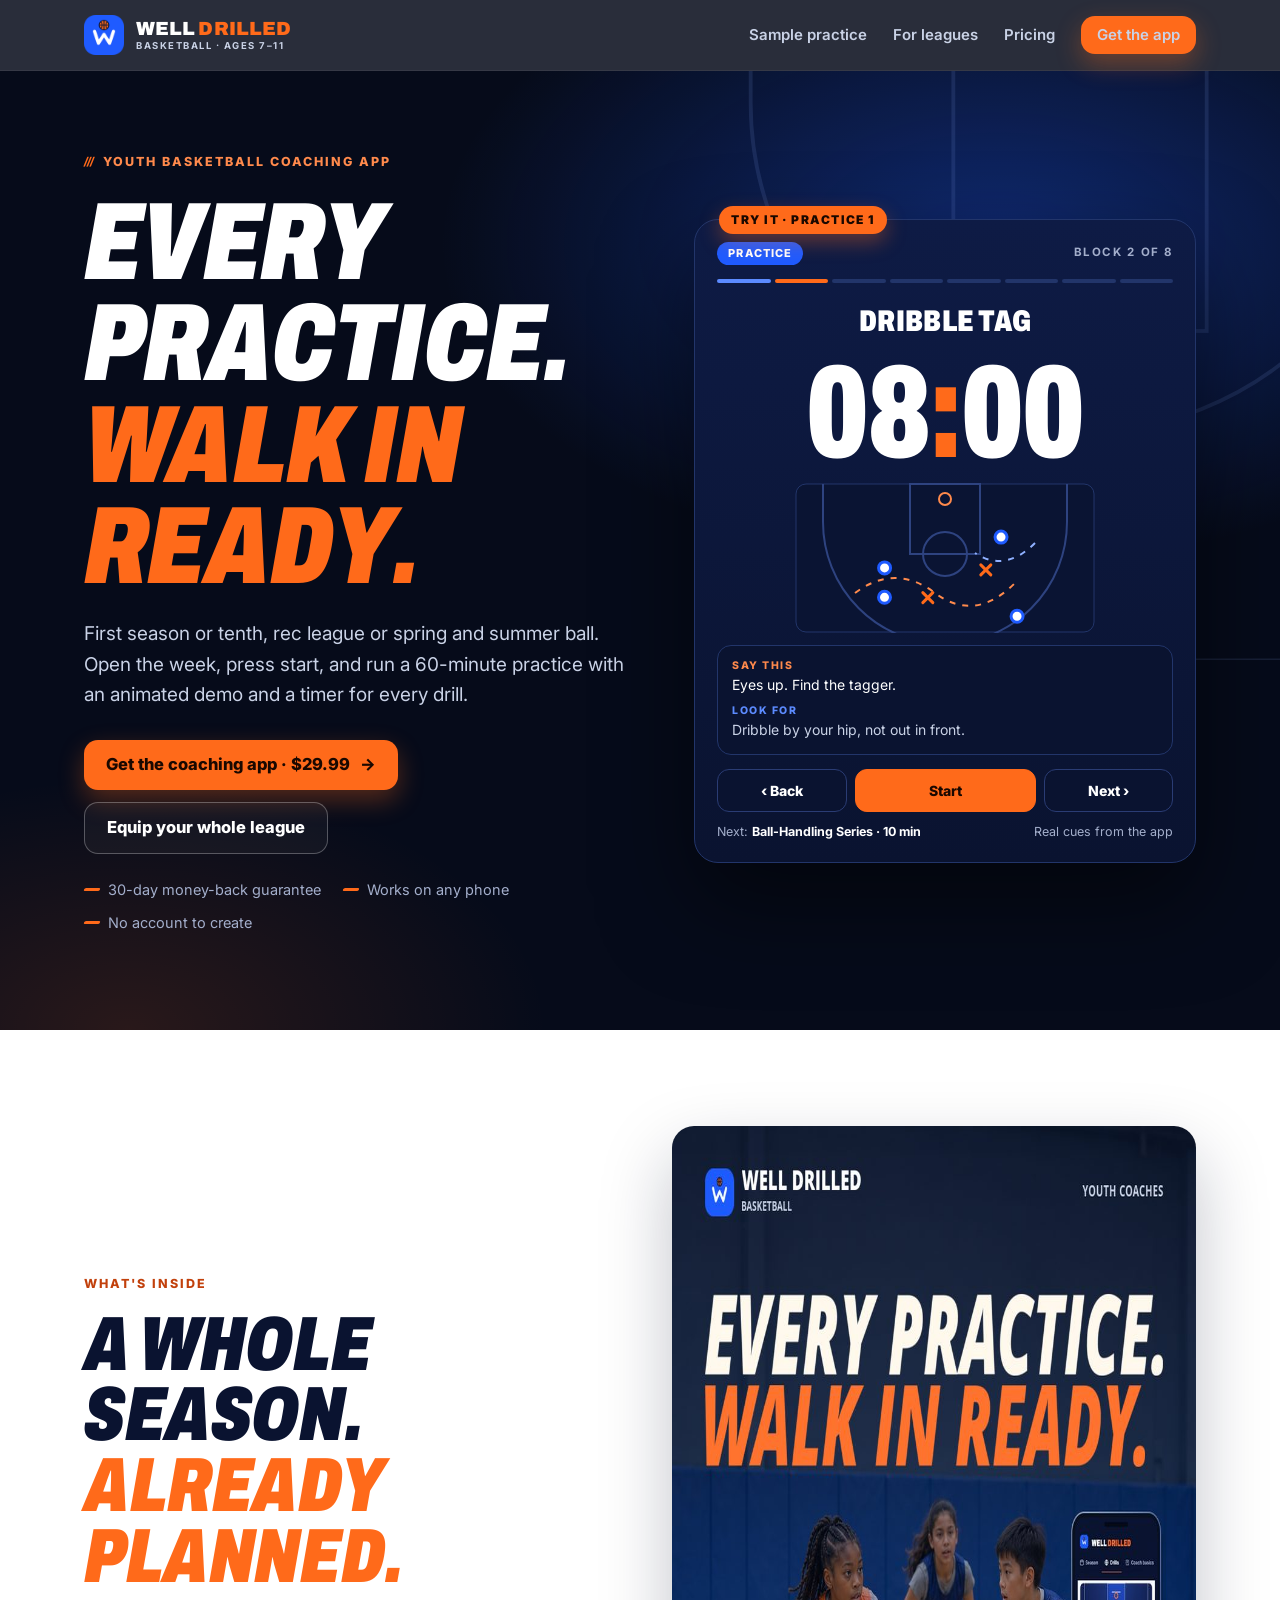
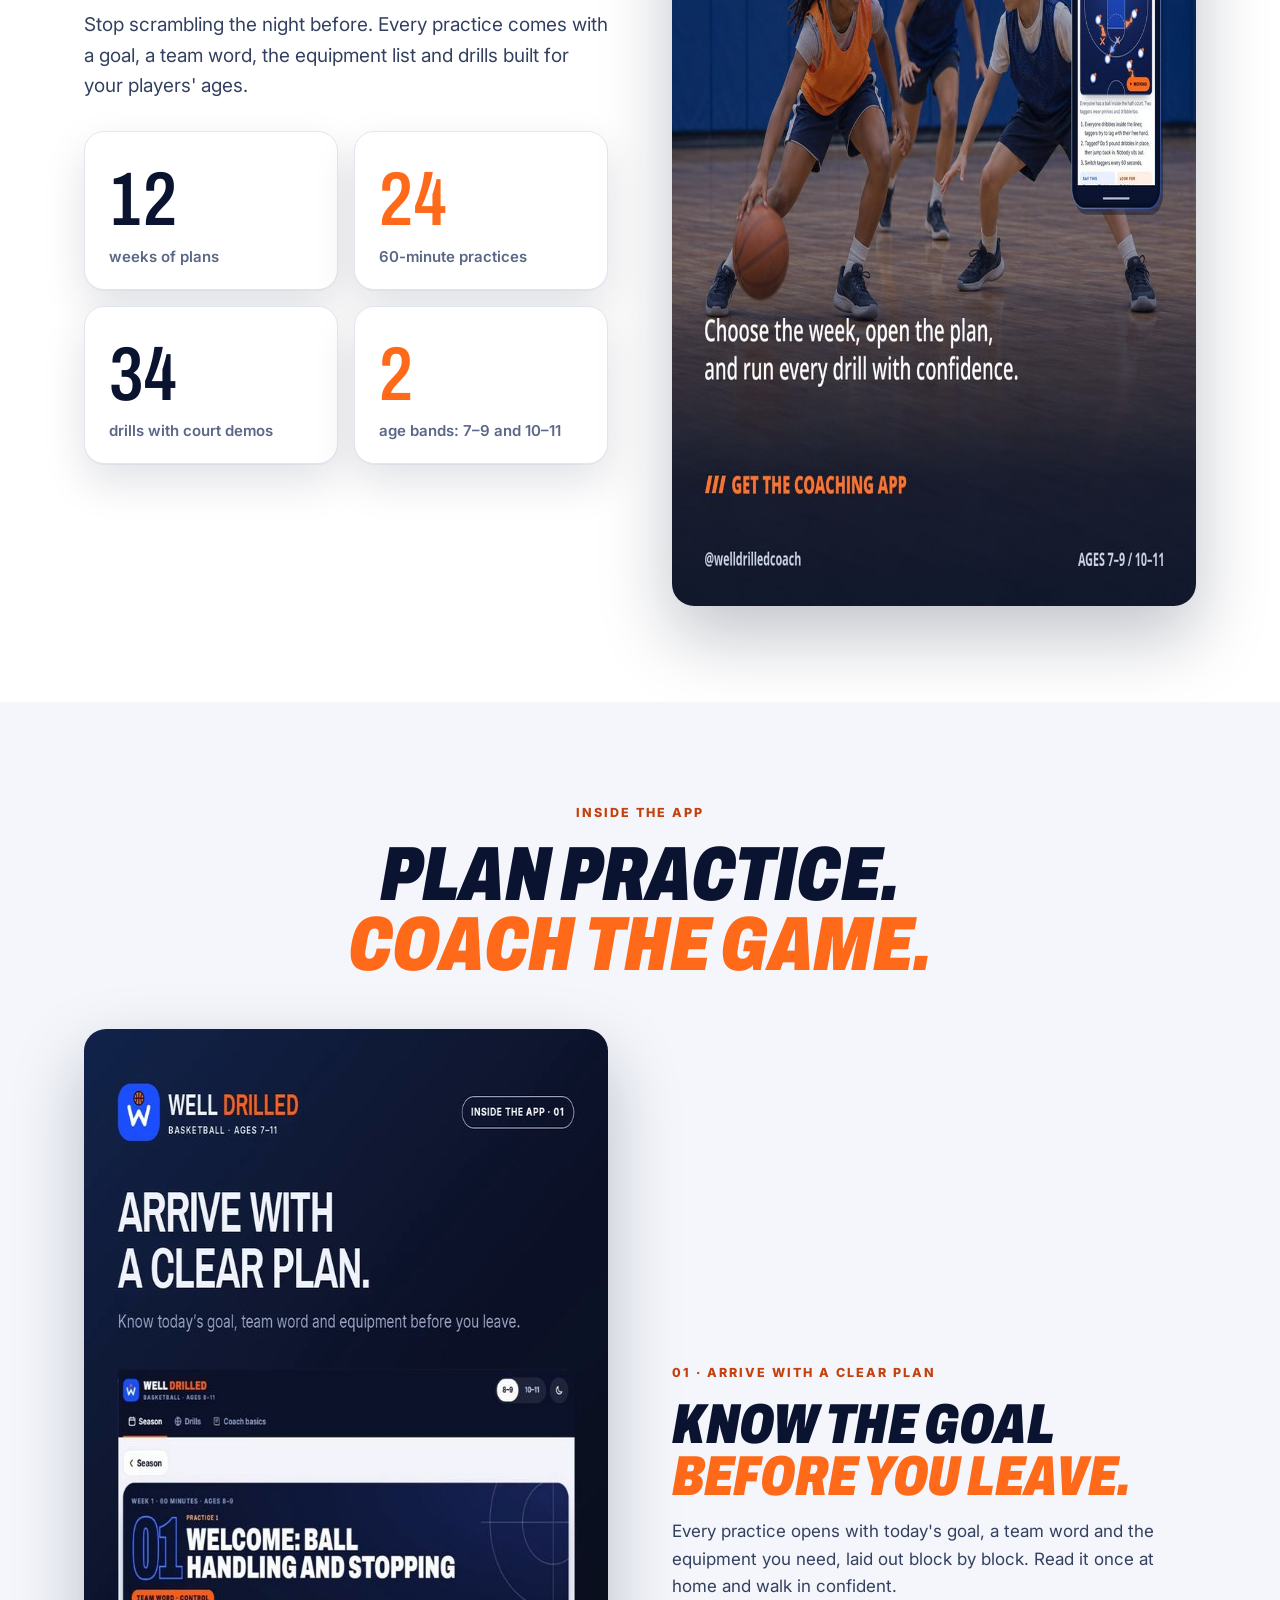
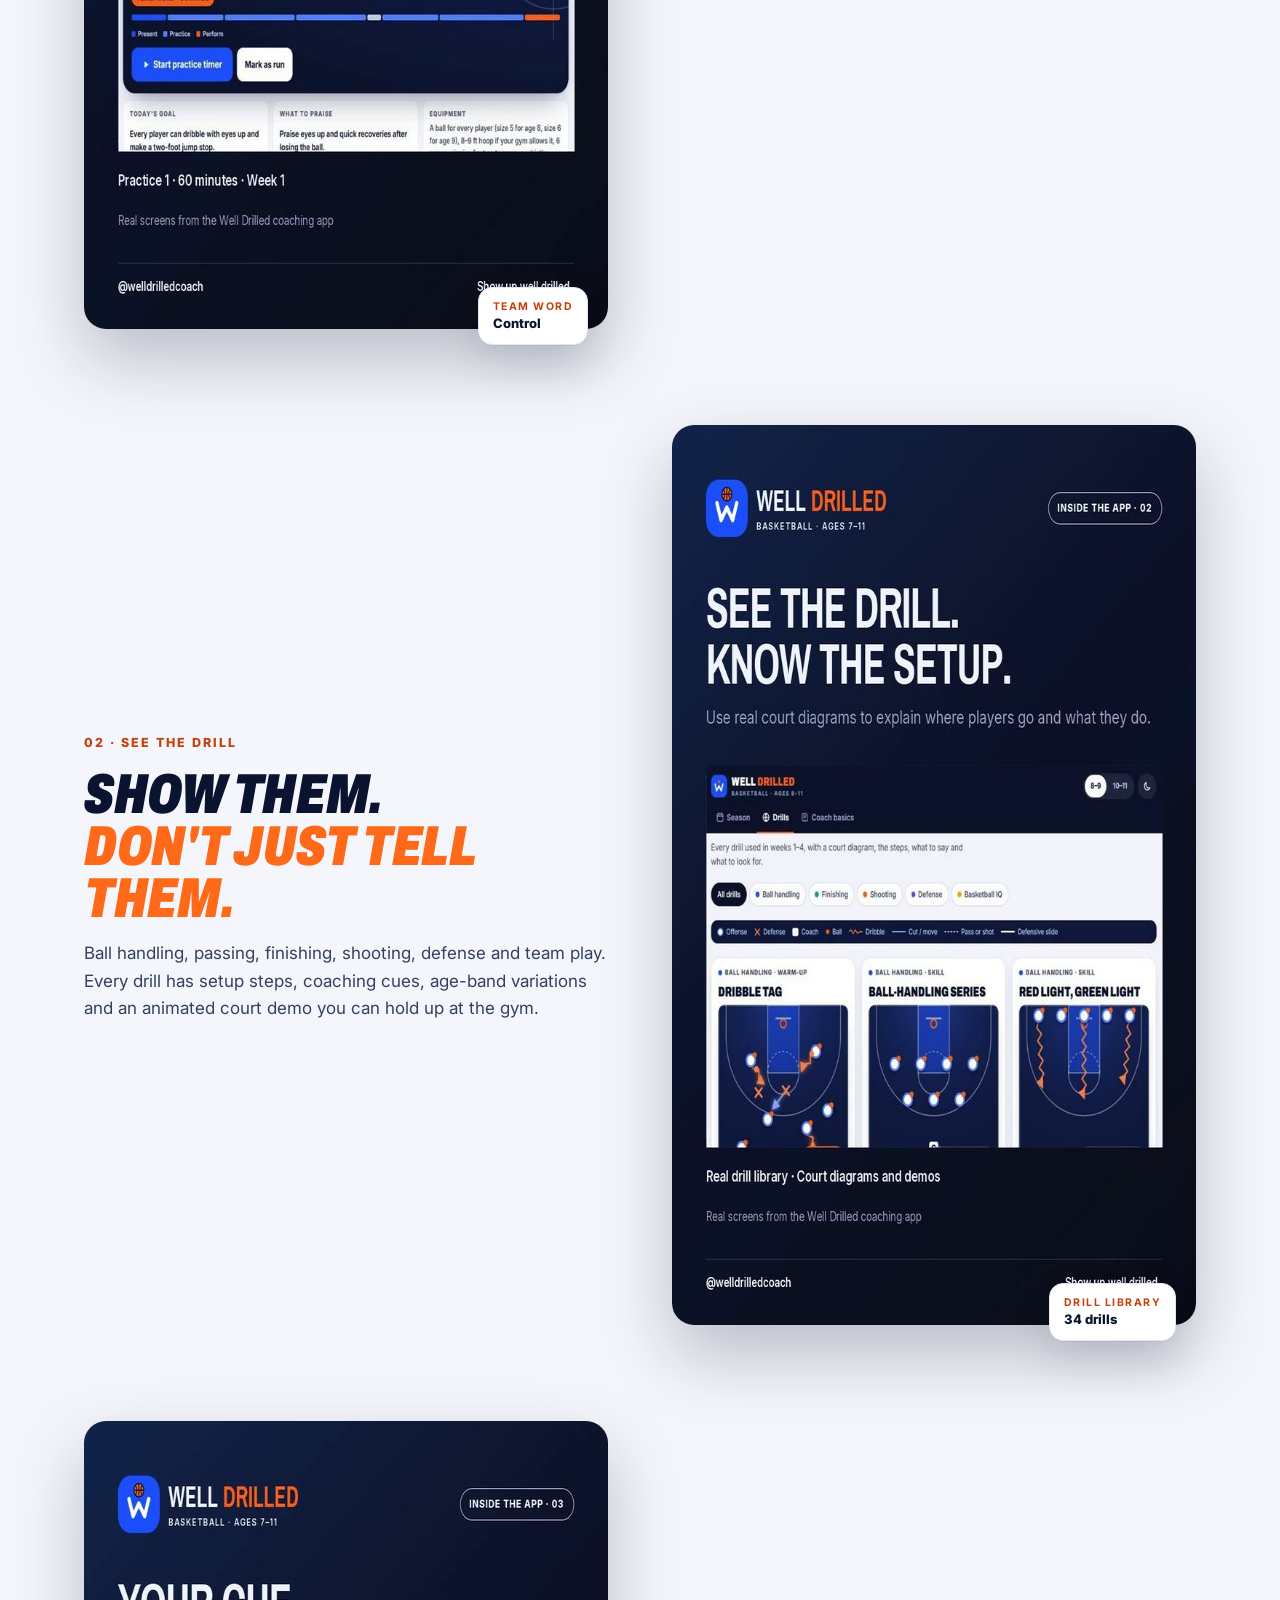
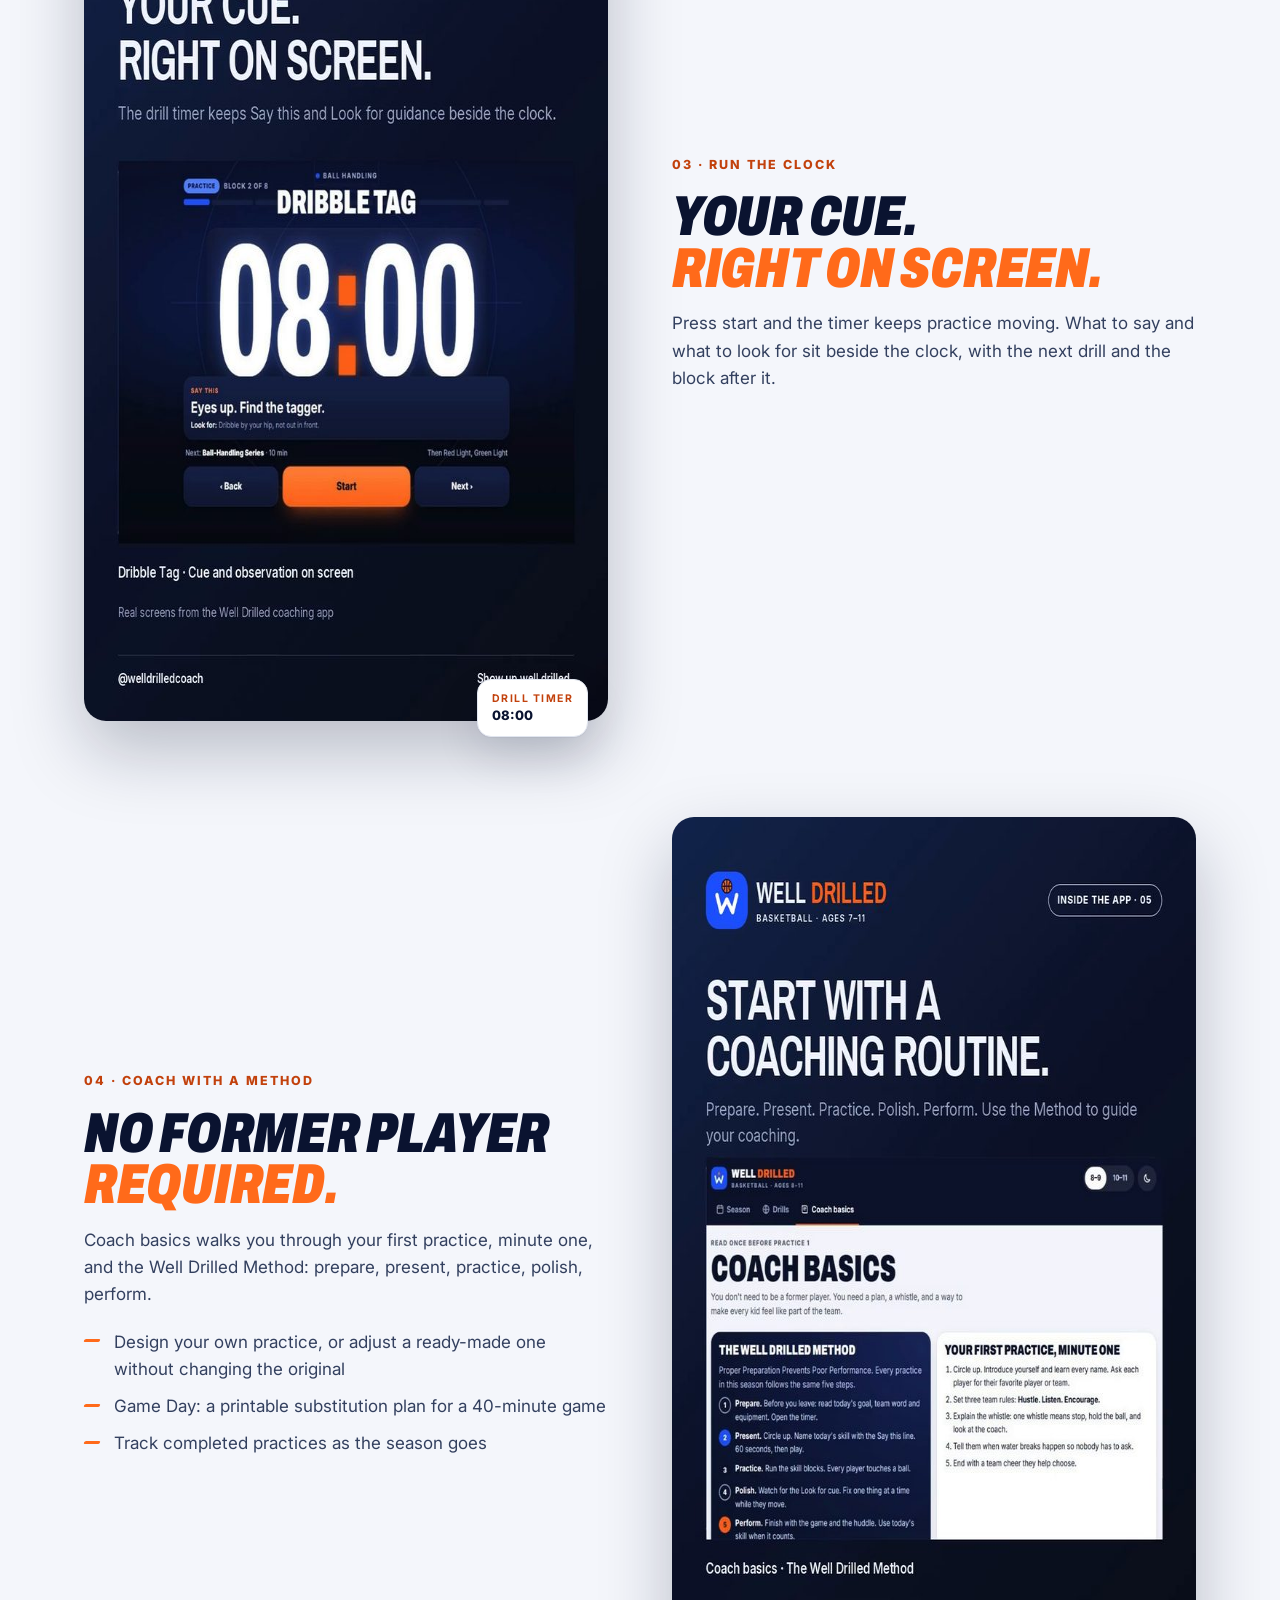
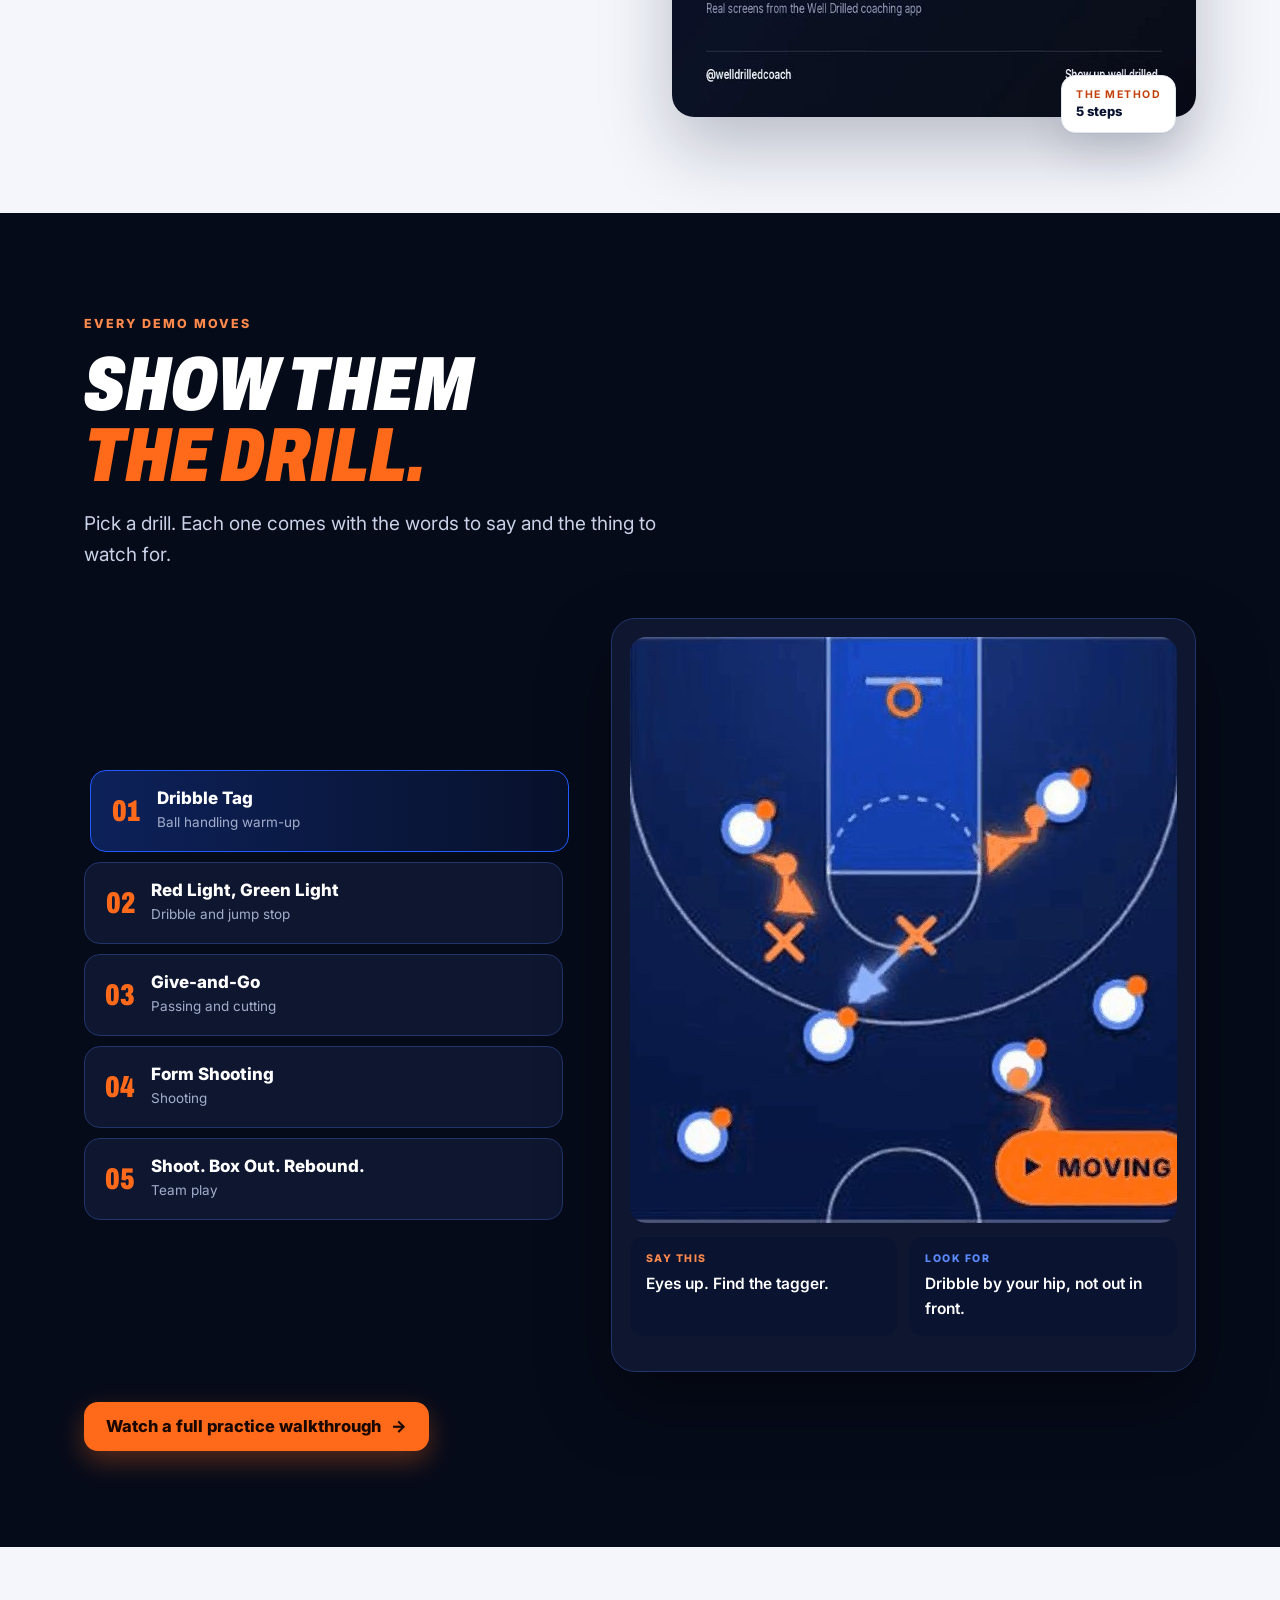
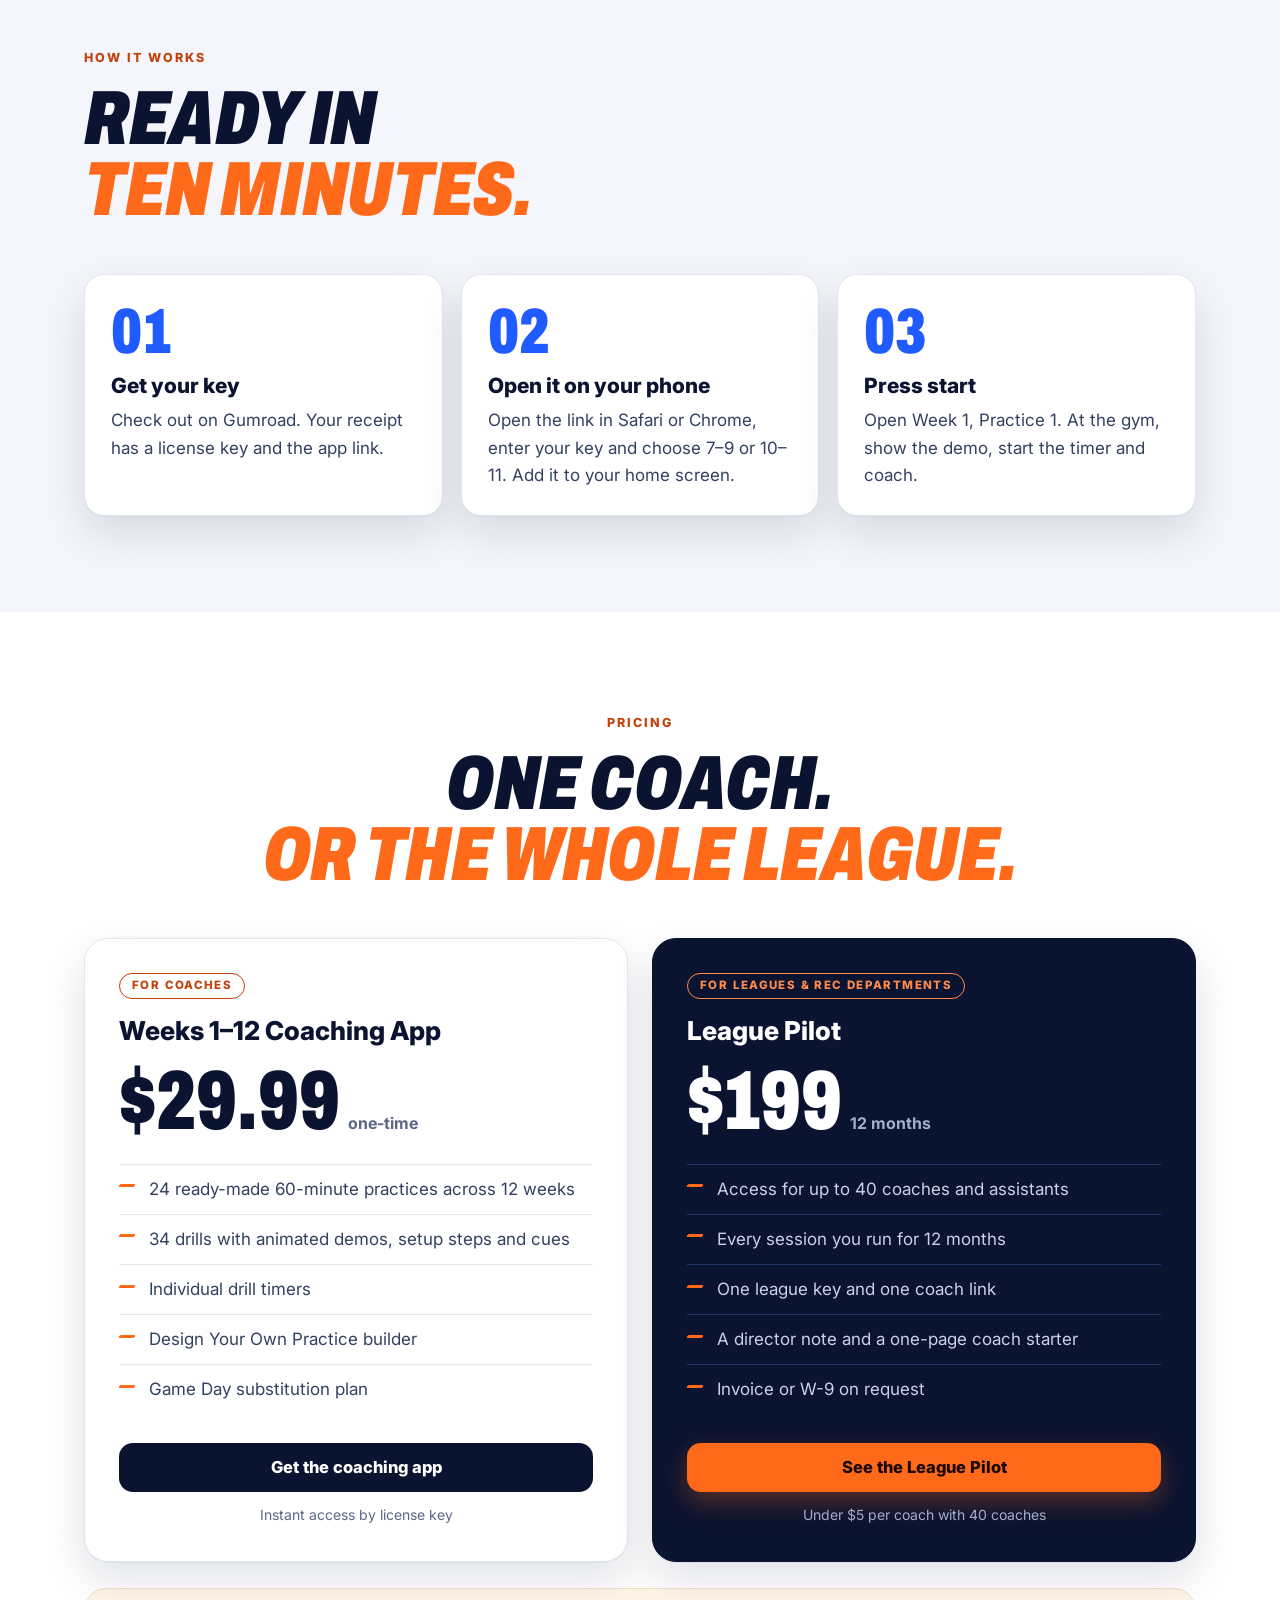
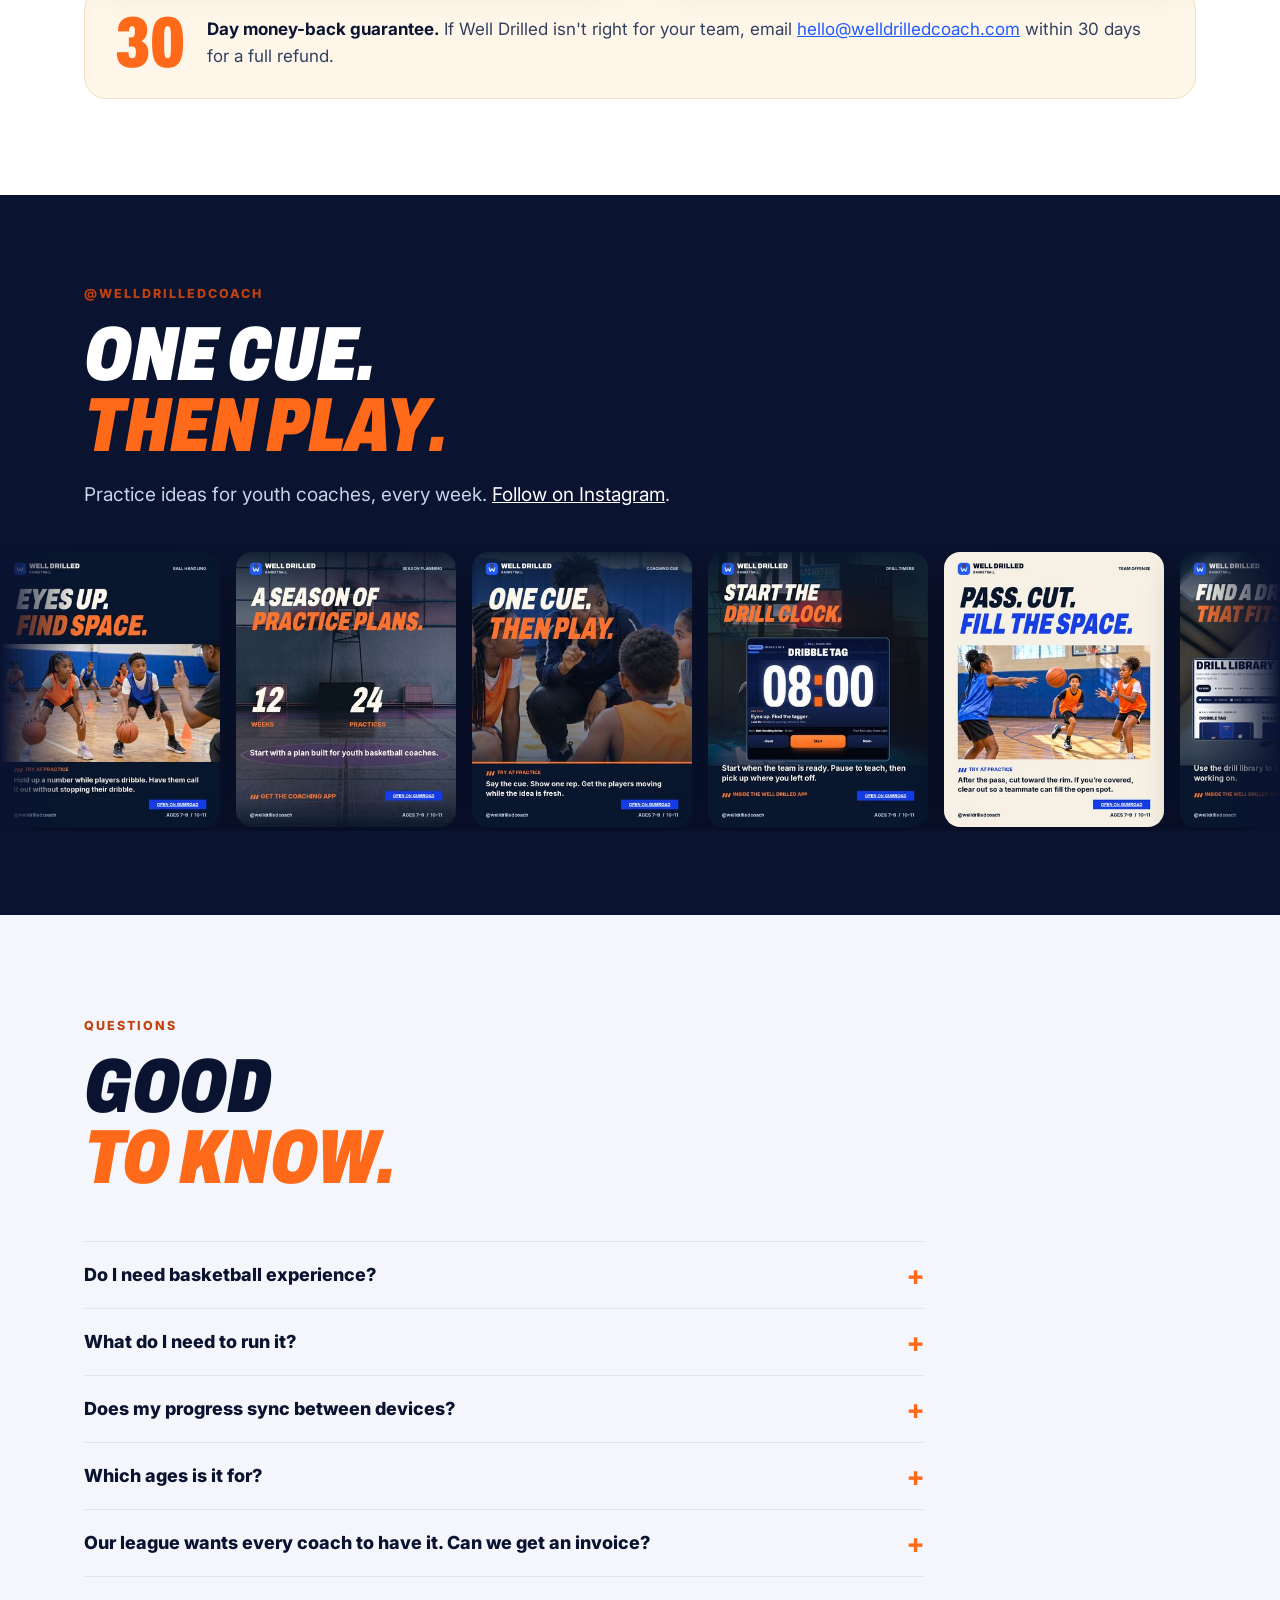
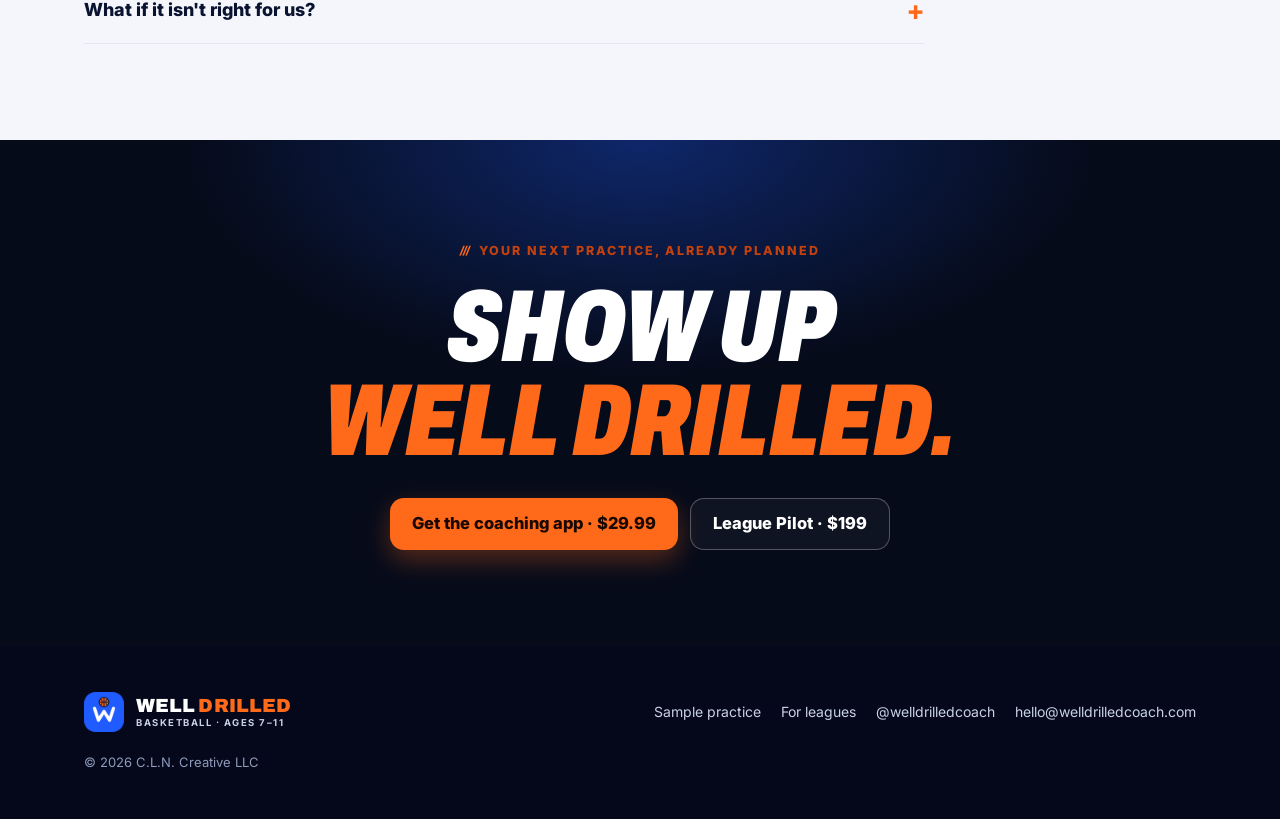
<file: index.html>
<!doctype html>
<html lang="en">
<head>
<meta charset="utf-8">
<meta name="viewport" content="width=device-width,initial-scale=1">
<title>Well Drilled Basketball | Every practice. Walk in ready.</title>
<meta name="description" content="A coaching app for youth basketball coaches, ages 7–11: 24 ready-to-run 60-minute practices, 34 drills with animated court demos, and a timer for every drill.">
<link rel="canonical" href="https://welldrilledcoach.com/">
<meta property="og:type" content="website">
<meta property="og:title" content="Well Drilled Basketball: every practice, walk in ready">
<meta property="og:description" content="Ready-to-run 60-minute practices, animated drill demos and drill timers for youth basketball coaches, ages 7–11.">
<meta property="og:image" content="https://welldrilledcoach.com/assets/og-home.jpg">
<meta property="og:url" content="https://welldrilledcoach.com/">
<meta name="twitter:card" content="summary_large_image">
<meta name="theme-color" content="#060B1A">
<link rel="icon" type="image/png" href="/assets/favicon.png">
<link rel="apple-touch-icon" href="/assets/apple-touch-icon.png">
<link rel="preconnect" href="https://fonts.googleapis.com"><link rel="preconnect" href="https://fonts.gstatic.com" crossorigin>
<link href="https://fonts.googleapis.com/css2?family=Archivo:ital,wdth,wght@0,62..125,700..900;1,62..125,700..900&family=Inter:wght@400;600;700;800&display=swap" rel="stylesheet">
<link rel="stylesheet" href="/assets/site.css">
<script src="/assets/site.js" defer></script>
</head>
<body>
<header class="top"><div class="wrap">
  <a class="lockup" href="/" aria-label="Well Drilled Basketball home"><img src="/assets/mark.png" width="40" height="40" alt=""><span class="wm"><b>WELL <span>DRILLED</span></b><small>Basketball · Ages 7–11</small></span></a>
  <nav class="nav" aria-label="Main">
    <a href="/sample/">Sample practice</a>
    <a href="/league/">For leagues</a>
    <a href="#pricing">Pricing</a>
    <a class="btn btn-orange" href="https://dorianj47.gumroad.com/l/basketball-coaching-app-weeks-1-12">Get the app</a>
  </nav>
</div></header>

<main>
<!-- HERO -->
<section class="hero">
  <svg class="court-lines" viewBox="0 0 600 560" fill="none" stroke="#8FB0FF" stroke-width="3" aria-hidden="true"><rect x="200" y="0" width="200" height="300"/><circle cx="300" cy="300" r="70"/><path d="M40 0v120a260 260 0 0 0 520 0V0"/><circle cx="300" cy="62" r="12"/><path d="M270 40h60"/><path d="M0 560h600"/></svg>
  <div class="wrap">
    <div>
      <span class="eyebrow"><span class="slashes">///</span> Youth basketball coaching app</span>
      <h1 class="display reveal">Every practice.<br><span class="o">Walk in ready.</span></h1>
      <p class="lead reveal d1">First season or tenth, rec league or spring and summer ball. Open the week, press start, and run a 60-minute practice with an animated demo and a timer for every drill.</p>
      <div class="btn-row reveal d2">
        <a class="btn btn-orange" href="https://dorianj47.gumroad.com/l/basketball-coaching-app-weeks-1-12">Get the coaching app · $29.99 <span class="arrow" aria-hidden="true">→</span></a>
        <a class="btn btn-ghost" href="/league/">Equip your whole league</a>
      </div>
      <div class="proof reveal d3"><span>30-day money-back guarantee</span><span>Works on any phone</span><span>No account to create</span></div>
    </div>

    <div class="stage reveal d2">
      <div class="timer-card" data-timer>
        <span class="try-tag">Try it · Practice 1</span>
        <div class="row"><span class="stage-chip">PRACTICE</span><span class="block-of">Block 2 of 8</span></div>
        <div class="progress" aria-hidden="true"><i></i><i></i><i></i><i></i><i></i><i></i><i></i><i></i></div>
        <div class="drill-name">Dribble Tag</div>
        <div class="clock" aria-live="off">08<span class="colon">:</span>00</div>
        <svg class="mini-court" viewBox="0 0 300 150" aria-label="Animated court diagram: players dribble inside the half court while taggers chase.">
          <rect x="1" y="1" width="298" height="148" rx="10" fill="#0A1433" stroke="#22356A"/>
          <g fill="none" stroke="#2E4380" stroke-width="2"><rect x="115" y="1" width="70" height="70"/><circle cx="150" cy="71" r="22"/><path d="M28 1v38a122 122 0 0 0 244 0V1"/></g>
          <circle cx="150" cy="16" r="6" fill="none" stroke="#FF8A4C" stroke-width="2"/>
          <path class="path-dash" d="M60 110 Q100 80 140 110 T220 100" fill="none" stroke="#FF8A4C" stroke-width="2"/>
          <path class="path-dash" d="M240 60 Q210 90 180 70" fill="none" stroke="#8FB0FF" stroke-width="2"/>
          <g fill="#fff" stroke="#1F5BFF" stroke-width="3">
            <circle r="6"><animateMotion dur="4s" repeatCount="indefinite" path="M60 110 Q100 80 140 110 T220 100 Q180 130 60 110"/></circle>
            <circle r="6"><animateMotion dur="5s" repeatCount="indefinite" path="M240 60 Q210 90 180 70 Q215 40 240 60"/></circle>
            <circle r="6"><animateMotion dur="6s" repeatCount="indefinite" path="M90 50 Q120 70 100 90 Q70 80 90 50"/></circle>
            <circle r="6"><animateMotion dur="4.6s" repeatCount="indefinite" path="M200 125 Q240 115 255 130 Q225 140 200 125"/></circle>
          </g>
          <g stroke="#FF6A1A" stroke-width="3" stroke-linecap="round">
            <path d="M-5 -5L5 5M5 -5L-5 5"><animateMotion dur="5.5s" repeatCount="indefinite" path="M150 100 Q190 120 210 90 Q170 80 150 100"/></path>
            <path d="M-5 -5L5 5M5 -5L-5 5"><animateMotion dur="6.5s" repeatCount="indefinite" path="M120 60 Q90 95 130 120 Q150 85 120 60"/></path>
          </g>
        </svg>
        <dl class="cue"><dt>Say this</dt><dd data-say>Eyes up. Find the tagger.</dd><dt class="lf">Look for</dt><dd data-look>Dribble by your hip, not out in front.</dd></dl>
        <div class="controls"><button type="button" data-prev>‹ Back</button><button type="button" class="start">Start</button><button type="button" data-nextbtn>Next ›</button></div>
        <div class="next-up"><span>Next: <b data-next>Ball-Handling Series · 10 min</b></span><span>Real cues from the app</span></div>
      </div>
    </div>
  </div>
</section>

<!-- SEASON -->
<section><div class="wrap feature">
  <div>
    <span class="eyebrow">What's inside</span>
    <h2 class="display reveal" style="font-size:clamp(46px,6vw,80px);margin:14px 0 18px">A whole season.<br><span class="o">Already planned.</span></h2>
    <p class="lead reveal d1">Stop scrambling the night before. Every practice comes with a goal, a team word, the equipment list and drills built for your players' ages.</p>
    <div class="stats reveal d2" style="grid-template-columns:1fr 1fr;margin-top:30px">
      <div class="stat"><span class="num" data-count="12">12</span><span>weeks of plans</span></div>
      <div class="stat"><span class="num" data-count="24">24</span><span>60-minute practices</span></div>
      <div class="stat"><span class="num" data-count="34">34</span><span>drills with court demos</span></div>
      <div class="stat"><span class="num" data-count="2">2</span><span>age bands: 7–9 and 10–11</span></div>
    </div>
  </div>
  <div class="feature-media reveal d1"><img src="/assets/hero-cover.jpg" width="864" height="1080" loading="lazy" alt="Kids dribbling at practice beside the Well Drilled app: Every practice. Walk in ready."></div>
</div></section>

<!-- FEATURES -->
<section class="light"><div class="wrap">
  <div class="sec-head center"><span class="eyebrow">Inside the app</span><h2 class="display reveal">Plan practice.<br><span class="o">Coach the game.</span></h2></div>
  <div class="features">
    <div class="feature">
      <div class="feature-media reveal"><img src="/assets/screen-plan.jpg" width="720" height="900" loading="lazy" alt="Week 1, Practice 1 in the app: Welcome, ball handling and stopping. Team word: Control."><div class="badge"><small>Team word</small>Control</div></div>
      <div class="reveal d1"><span class="eyebrow">01 · Arrive with a clear plan</span><h3 class="display">Know the goal<br><span class="o">before you leave.</span></h3>
        <p>Every practice opens with today's goal, a team word and the equipment you need, laid out block by block. Read it once at home and walk in confident.</p></div>
    </div>
    <div class="feature">
      <div class="feature-media reveal"><img src="/assets/screen-drills.jpg" width="720" height="900" loading="lazy" alt="Drill library with court diagrams for Dribble Tag, Ball-Handling Series and Red Light, Green Light."><div class="badge"><small>Drill library</small>34 drills</div></div>
      <div class="reveal d1"><span class="eyebrow">02 · See the drill</span><h3 class="display">Show them.<br><span class="o">Don't just tell them.</span></h3>
        <p>Ball handling, passing, finishing, shooting, defense and team play. Every drill has setup steps, coaching cues, age-band variations and an animated court demo you can hold up at the gym.</p></div>
    </div>
    <div class="feature">
      <div class="feature-media reveal"><img src="/assets/screen-cue.jpg" width="720" height="900" loading="lazy" alt="Dribble Tag on the drill timer at 8:00 with what to say and what to look for."><div class="badge"><small>Drill timer</small>08:00</div></div>
      <div class="reveal d1"><span class="eyebrow">03 · Run the clock</span><h3 class="display">Your cue.<br><span class="o">Right on screen.</span></h3>
        <p>Press start and the timer keeps practice moving. What to say and what to look for sit beside the clock, with the next drill and the block after it.</p></div>
    </div>
    <div class="feature">
      <div class="feature-media reveal"><img src="/assets/screen-basics.jpg" width="720" height="900" loading="lazy" alt="Coach basics: the Well Drilled Method and your first practice, minute one."><div class="badge"><small>The method</small>5 steps</div></div>
      <div class="reveal d1"><span class="eyebrow">04 · Coach with a method</span><h3 class="display">No former player<br><span class="o">required.</span></h3>
        <p>Coach basics walks you through your first practice, minute one, and the Well Drilled Method: prepare, present, practice, polish, perform.</p>
        <ul class="ticks"><li>Design your own practice, or adjust a ready-made one without changing the original</li><li>Game Day: a printable substitution plan for a 40-minute game</li><li>Track completed practices as the season goes</li></ul></div>
    </div>
  </div>
</div></section>

<!-- DRILL DEMOS -->
<section class="dark"><div class="wrap">
  <div class="sec-head"><span class="eyebrow">Every demo moves</span><h2 class="display reveal">Show them<br><span class="o">the drill.</span></h2><p class="lead">Pick a drill. Each one comes with the words to say and the thing to watch for.</p></div>
  <div class="demo" data-demo>
    <div class="tabs" role="tablist" aria-label="Drill demos">
      <button class="tab" role="tab" aria-selected="true" data-img="/assets/drill-dribble-tag.jpg" data-vid="/assets/drill-dribble-tag.mp4" data-alt="Dribble Tag court diagram" data-say="Eyes up. Find the tagger." data-look="Dribble by your hip, not out in front."><span class="n">01</span><span><b>Dribble Tag</b><small>Ball handling warm-up</small></span></button>
      <button class="tab" role="tab" aria-selected="false" tabindex="-1" data-img="/assets/drill-red-light.jpg" data-vid="/assets/drill-red-light.mp4" data-alt="Red Light, Green Light court diagram" data-say="Two feet, one sound." data-look="Land balanced, ball tight to your hip."><span class="n">02</span><span><b>Red Light, Green Light</b><small>Dribble and jump stop</small></span></button>
      <button class="tab" role="tab" aria-selected="false" tabindex="-1" data-img="/assets/drill-give-and-go.jpg" data-vid="/assets/drill-give-and-go.mp4" data-alt="Give-and-go court diagram" data-say="Pass and cut. Don't stand and watch." data-look="Cut in front of your defender, hand up."><span class="n">03</span><span><b>Give-and-Go</b><small>Passing and cutting</small></span></button>
      <button class="tab" role="tab" aria-selected="false" tabindex="-1" data-img="/assets/drill-form-shooting.jpg" data-vid="/assets/drill-form-shooting.mp4" data-alt="Form shooting court diagram" data-say="Elbow in, hand in the cookie jar." data-look="Feet set, eyes on the front of the rim."><span class="n">04</span><span><b>Form Shooting</b><small>Shooting</small></span></button>
      <button class="tab" role="tab" aria-selected="false" tabindex="-1" data-img="/assets/drill-rebound.jpg" data-vid="/assets/drill-rebound.mp4" data-alt="Shoot, box out, rebound court diagram" data-say="Find, hit, get." data-look="Sit low and wide; keep them on your back."><span class="n">05</span><span><b>Shoot. Box Out. Rebound.</b><small>Team play</small></span></button>
    </div>
    <div class="demo-panel reveal">
      <video data-demo-img src="/assets/drill-dribble-tag.mp4" poster="/assets/drill-dribble-tag.jpg" width="624" height="586" muted loop playsinline autoplay preload="metadata" aria-label="Dribble Tag court demo"></video>
      <dl class="say"><div><dt>Say this</dt><dd data-demo-say>Eyes up. Find the tagger.</dd></div><div class="lf"><dt>Look for</dt><dd data-demo-look>Dribble by your hip, not out in front.</dd></div></dl>
    </div>
  </div>
  <div class="btn-row"><a class="btn btn-orange" href="/sample/">Watch a full practice walkthrough <span class="arrow" aria-hidden="true">→</span></a></div>
</div></section>

<!-- HOW IT WORKS -->
<section class="light"><div class="wrap">
  <div class="sec-head"><span class="eyebrow">How it works</span><h2 class="display reveal">Ready in<br><span class="o">ten minutes.</span></h2></div>
  <div class="steps">
    <div class="step reveal"><span class="num">01</span><h3>Get your key</h3><p>Check out on Gumroad. Your receipt has a license key and the app link.</p></div>
    <div class="step reveal d1"><span class="num">02</span><h3>Open it on your phone</h3><p>Open the link in Safari or Chrome, enter your key and choose 7–9 or 10–11. Add it to your home screen.</p></div>
    <div class="step reveal d2"><span class="num">03</span><h3>Press start</h3><p>Open Week 1, Practice 1. At the gym, show the demo, start the timer and coach.</p></div>
  </div>
</div></section>

<!-- PRICING -->
<section id="pricing"><div class="wrap">
  <div class="sec-head center"><span class="eyebrow">Pricing</span><h2 class="display reveal">One coach.<br><span class="o">Or the whole league.</span></h2></div>
  <div class="offers">
    <div class="offer reveal">
      <span class="chip">For coaches</span>
      <h3>Weeks 1–12 Coaching App</h3>
      <div class="price">$29.99<small>one-time</small></div>
      <ul>
        <li>24 ready-made 60-minute practices across 12 weeks</li>
        <li>34 drills with animated demos, setup steps and cues</li>
        <li>Individual drill timers</li>
        <li>Design Your Own Practice builder</li>
        <li>Game Day substitution plan</li>
      </ul>
      <a class="btn btn-navy" href="https://dorianj47.gumroad.com/l/basketball-coaching-app-weeks-1-12">Get the coaching app</a>
      <p class="fine">Instant access by license key</p>
    </div>
    <div class="offer featured reveal d1">
      <span class="chip">For leagues &amp; rec departments</span>
      <h3>League Pilot</h3>
      <div class="price">$199<small>12 months</small></div>
      <ul>
        <li>Access for up to 40 coaches and assistants</li>
        <li>Every session you run for 12 months</li>
        <li>One league key and one coach link</li>
        <li>A director note and a one-page coach starter</li>
        <li>Invoice or W-9 on request</li>
      </ul>
      <a class="btn btn-orange" href="/league/">See the League Pilot</a>
      <p class="fine">Under $5 per coach with 40 coaches</p>
    </div>
  </div>
  <div class="guarantee reveal"><span class="num">30</span><p><strong>Day money-back guarantee.</strong> If Well Drilled isn't right for your team, email <a href="mailto:hello@welldrilledcoach.com">hello@welldrilledcoach.com</a> within 30 days for a full refund.</p></div>
</div></section>

<!-- POST WALL -->
<section class="navy" style="padding:84px 0"><div class="wrap">
  <div class="sec-head" style="margin-bottom:34px"><span class="eyebrow">@welldrilledcoach</span><h2 class="display reveal">One cue.<br><span class="o">Then play.</span></h2><p class="lead">Practice ideas for youth coaches, every week. <a href="https://www.instagram.com/welldrilledcoach/" style="color:#fff">Follow on Instagram</a>.</p></div>
  </div>
  <div class="wall" aria-label="Recent Well Drilled posts"><div class="wall-track">
    <img src="/assets/posts/eyes-up-find-space.jpg" width="360" height="450" loading="lazy" alt="Eyes up. Find space.">
    <img src="/assets/posts/a-season-of-practice-plans.jpg" width="360" height="450" loading="lazy" alt="A season of practice plans: 12 weeks, 24 practices.">
    <img src="/assets/posts/one-cue-then-play.jpg" width="360" height="450" loading="lazy" alt="One cue. Then play.">
    <img src="/assets/posts/start-the-drill-clock.jpg" width="360" height="450" loading="lazy" alt="Start the drill clock.">
    <img src="/assets/posts/pass-cut-fill.jpg" width="360" height="450" loading="lazy" alt="Pass. Cut. Fill the space.">
    <img src="/assets/posts/find-a-drill-that-fits.jpg" width="360" height="450" loading="lazy" alt="Find a drill that fits.">
    <img src="/assets/posts/shorter-lines-more-reps.jpg" width="360" height="450" loading="lazy" alt="Shorter lines. More reps.">
    <img src="/assets/posts/pick-the-right-age-band.jpg" width="360" height="450" loading="lazy" alt="Pick the right age band: 7–9 and 10–11.">
    <img src="/assets/posts/ready-on-the-catch.jpg" width="360" height="450" loading="lazy" alt="Ready on the catch.">
    <img src="/assets/posts/show-them-the-drill.jpg" width="360" height="450" loading="lazy" alt="Show them the drill.">
    <img src="/assets/posts/last-rep-game-speed.jpg" width="360" height="450" loading="lazy" alt="Last rep. Game speed.">
    <img src="/assets/posts/open-the-plan-know-the-goal.jpg" width="360" height="450" loading="lazy" alt="Open the plan. Know the goal.">
    <img src="/assets/posts/pick-your-next-practice.jpg" width="360" height="450" loading="lazy" alt="Pick your next practice.">
    <img src="/assets/posts/show-up-well-drilled.jpg" width="360" height="450" loading="lazy" alt="Show up well drilled.">
  </div></div>
</section>

<!-- FAQ -->
<section class="light"><div class="wrap">
  <div class="sec-head"><span class="eyebrow">Questions</span><h2 class="display reveal">Good<br><span class="o">to know.</span></h2></div>
  <div class="faq">
    <details><summary>Do I need basketball experience?</summary><p>No. Each practice is laid out block by block, every drill has a demo and cues, and Coach basics covers your first practice minute by minute.</p></details>
    <details><summary>What do I need to run it?</summary><p>A phone, tablet or computer with Safari or Chrome. You need internet to open the app. There's nothing to install and no account to create.</p></details>
    <details><summary>Does my progress sync between devices?</summary><p>Progress and custom plans save in the browser on each device. There's no automatic sync, but you can export and import a backup.</p></details>
    <details><summary>Which ages is it for?</summary><p>Ages 7–11, in two age bands: 7–9 and 10–11. Drills include variations for each band.</p></details>
    <details><summary>Our league wants every coach to have it. Can we get an invoice?</summary><p>Yes. The <a href="/league/">League Pilot</a> covers up to 40 coaches for 12 months. Email <a href="mailto:hello@welldrilledcoach.com?subject=League%20Pilot%20invoice">hello@welldrilledcoach.com</a> for an invoice or a W-9.</p></details>
    <details><summary>What if it isn't right for us?</summary><p>Email us within 30 days of purchase for a full refund.</p></details>
  </div>
</div></section>

<section class="cta"><div class="wrap">
  <span class="eyebrow"><span class="slashes">///</span> Your next practice, already planned</span>
  <h2 class="display reveal">Show up<br><span class="o">well drilled.</span></h2>
  <div class="btn-row"><a class="btn btn-orange" href="https://dorianj47.gumroad.com/l/basketball-coaching-app-weeks-1-12">Get the coaching app · $29.99</a><a class="btn btn-ghost" href="/league/">League Pilot · $199</a></div>
</div></section>
</main>

<footer class="foot"><div class="wrap">
  <a class="lockup" href="/"><img src="/assets/mark.png" width="36" height="36" alt=""><span class="wm"><b>WELL <span>DRILLED</span></b><small>Basketball · Ages 7–11</small></span></a>
  <nav aria-label="Footer"><a href="/sample/">Sample practice</a><a href="/league/">For leagues</a><a href="https://www.instagram.com/welldrilledcoach/">@welldrilledcoach</a><a href="mailto:hello@welldrilledcoach.com">hello@welldrilledcoach.com</a></nav>
  <div style="width:100%;font-size:13px">© 2026 C.L.N. Creative LLC</div>
</div></footer>
</body>
</html>
</file>
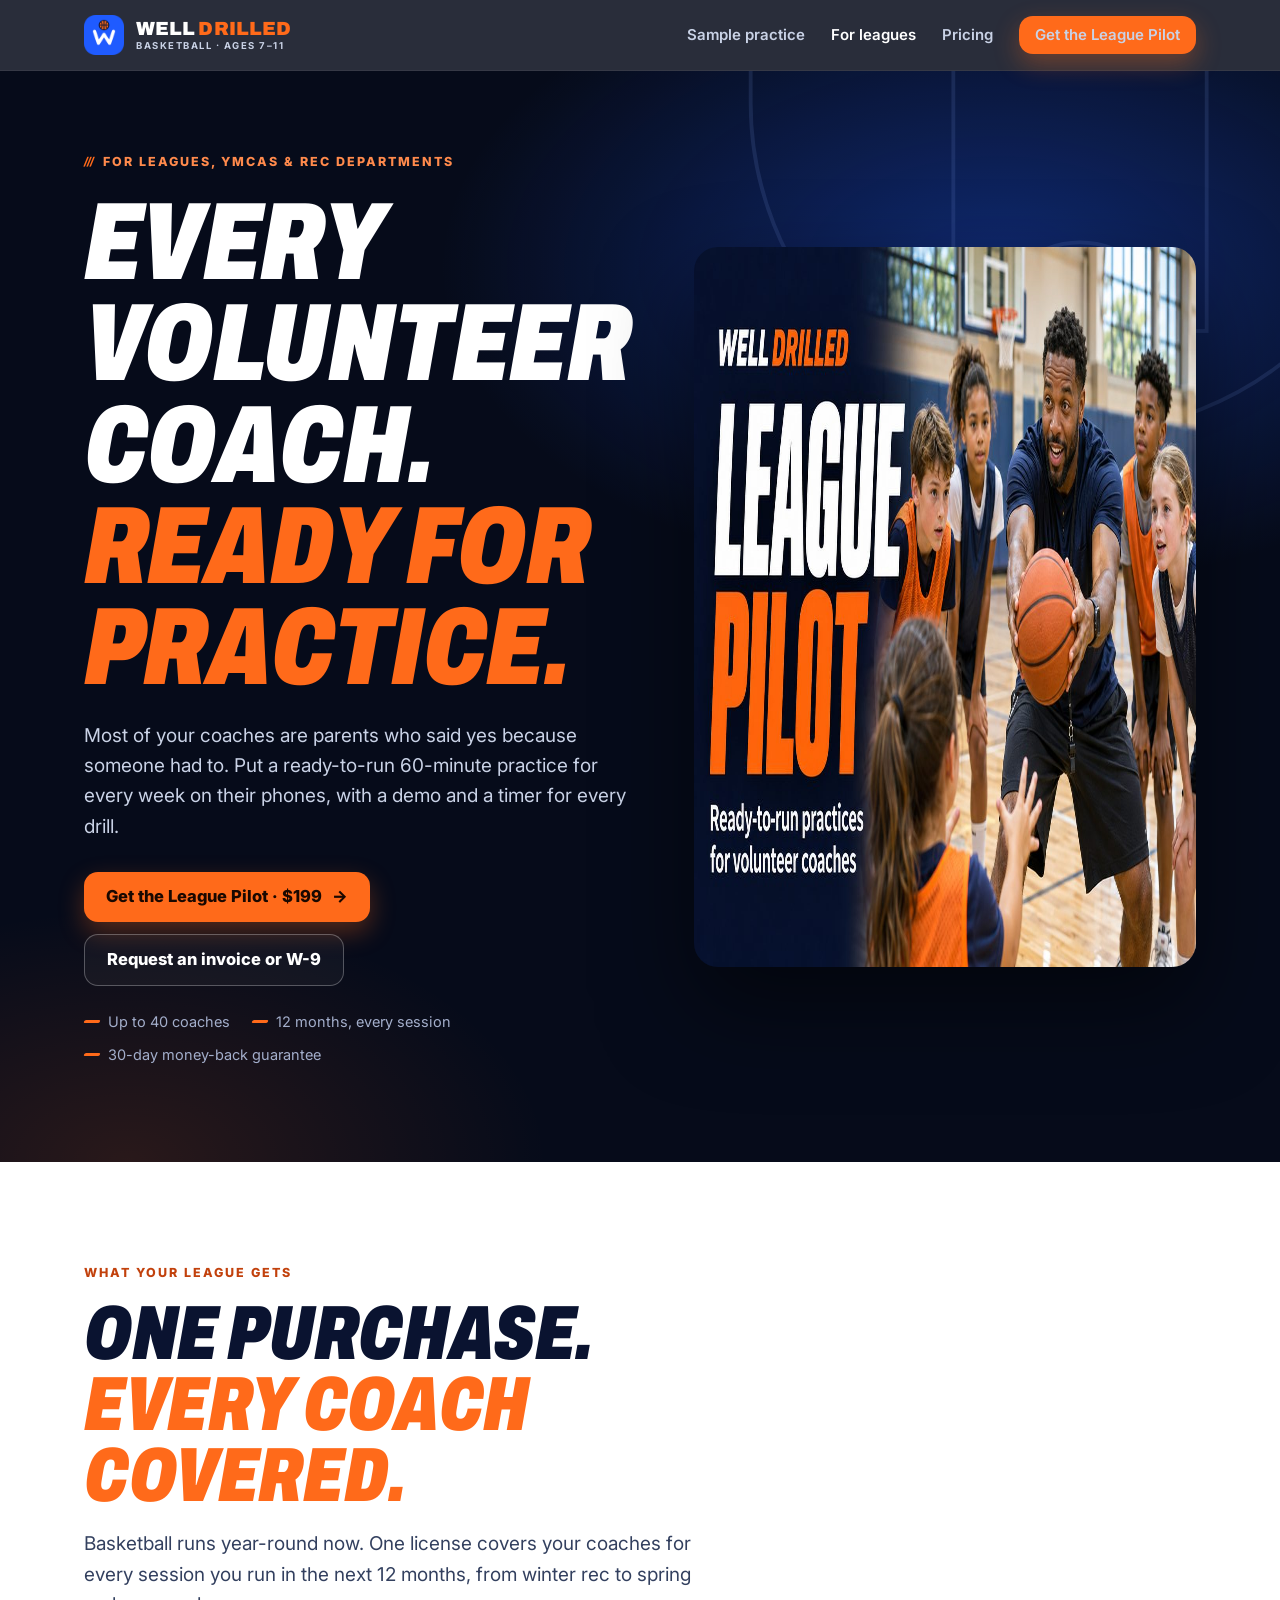
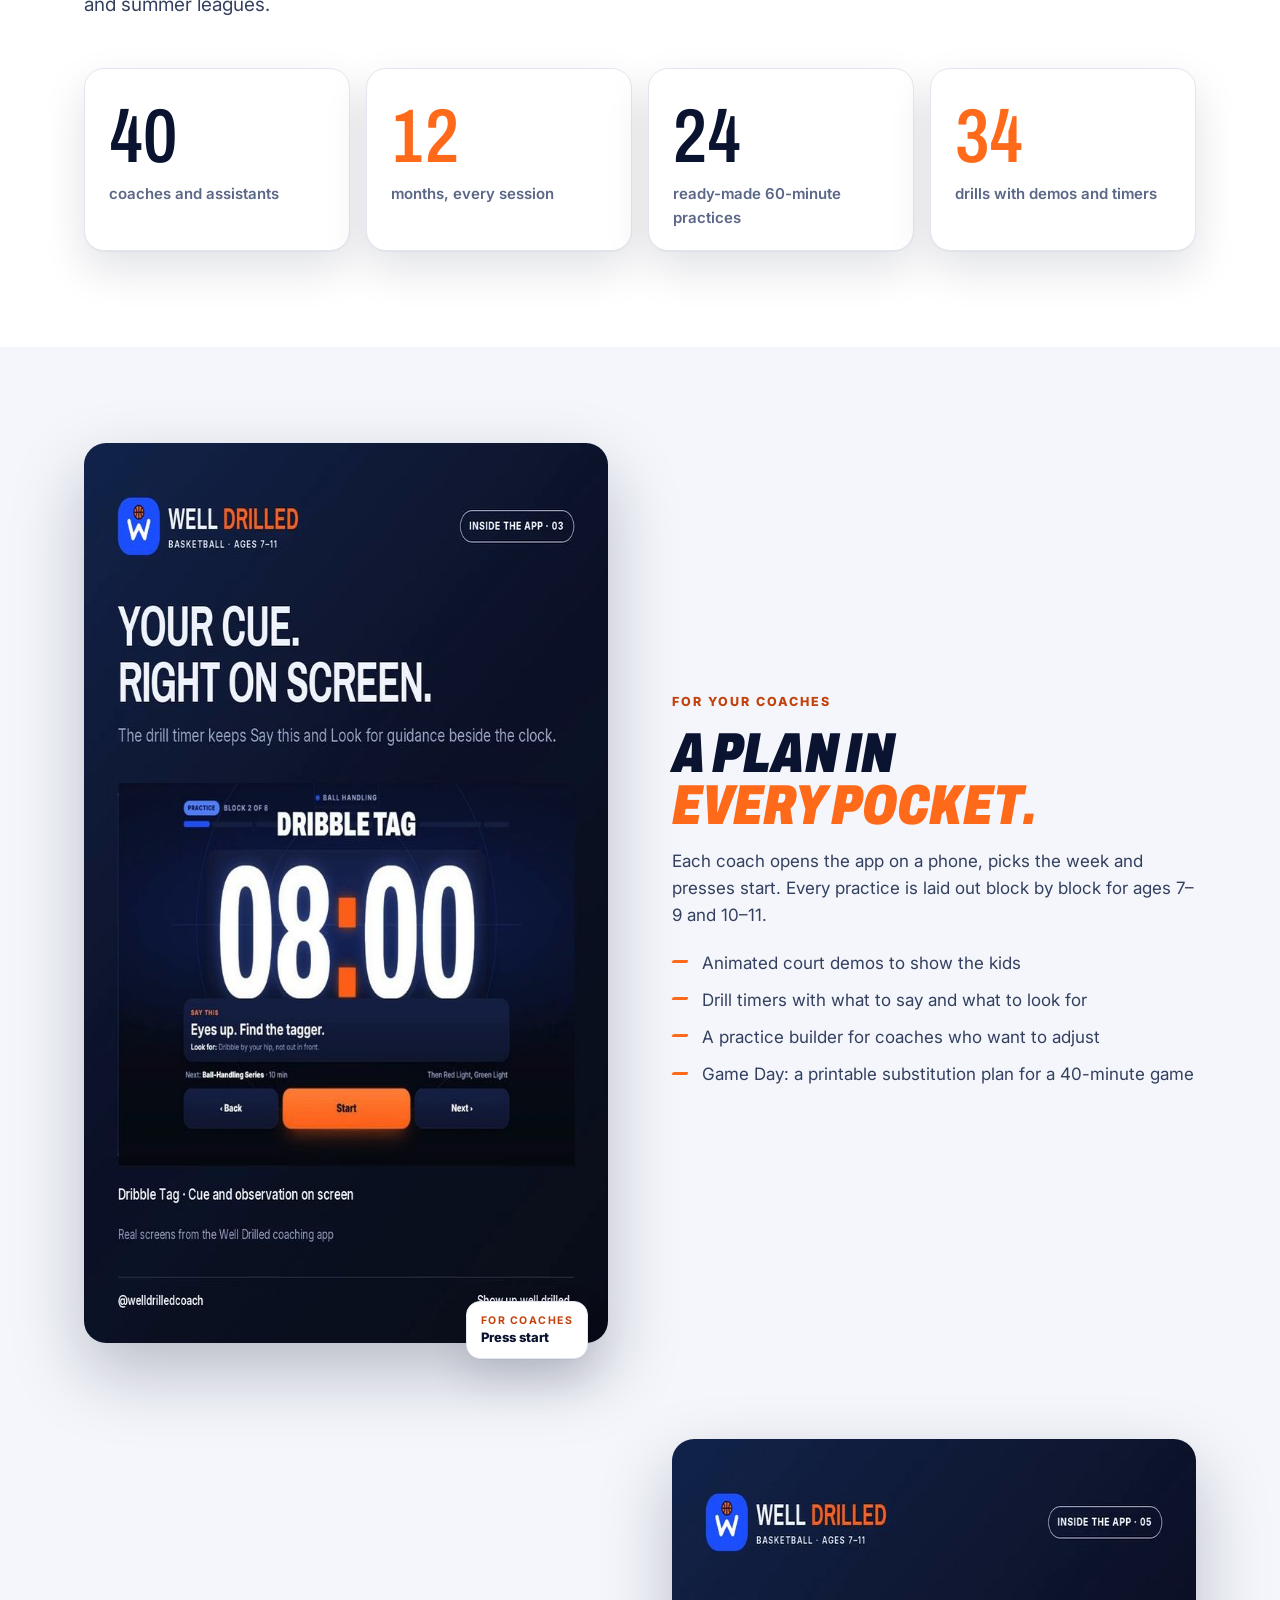
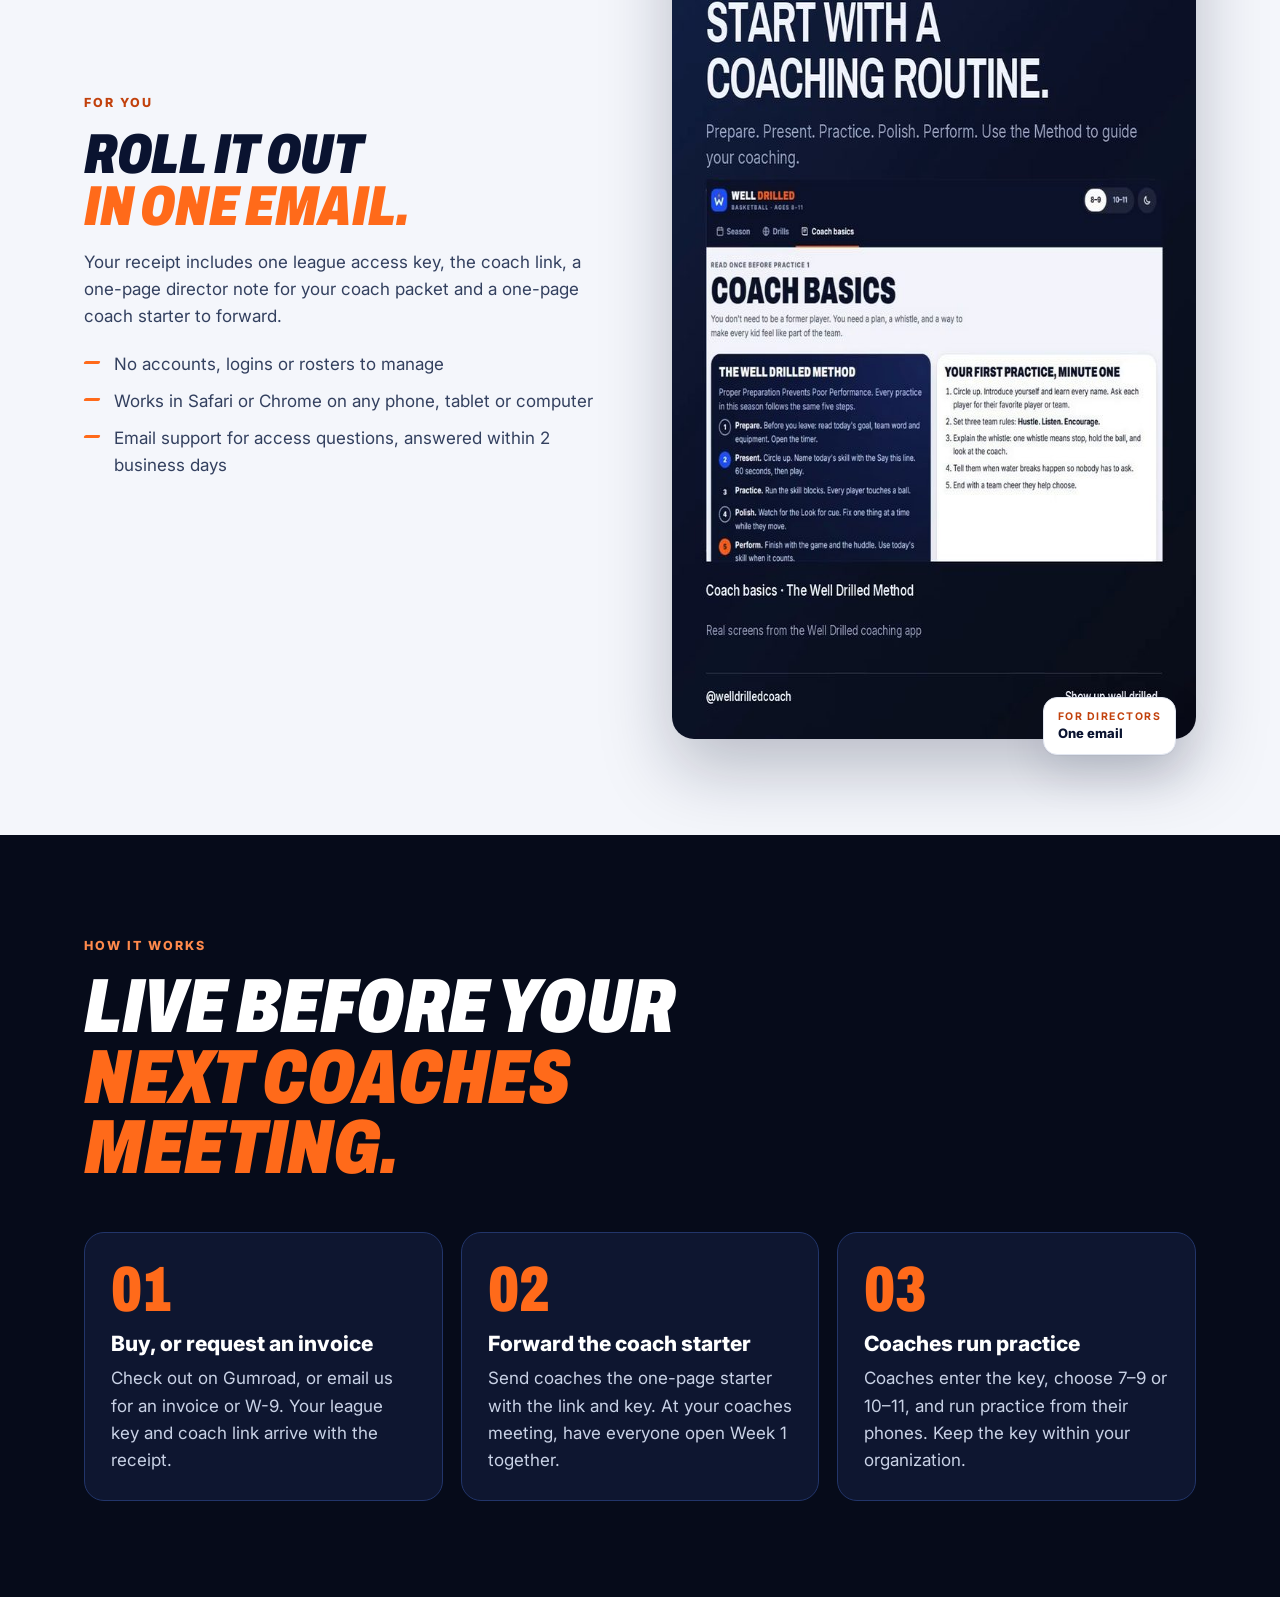
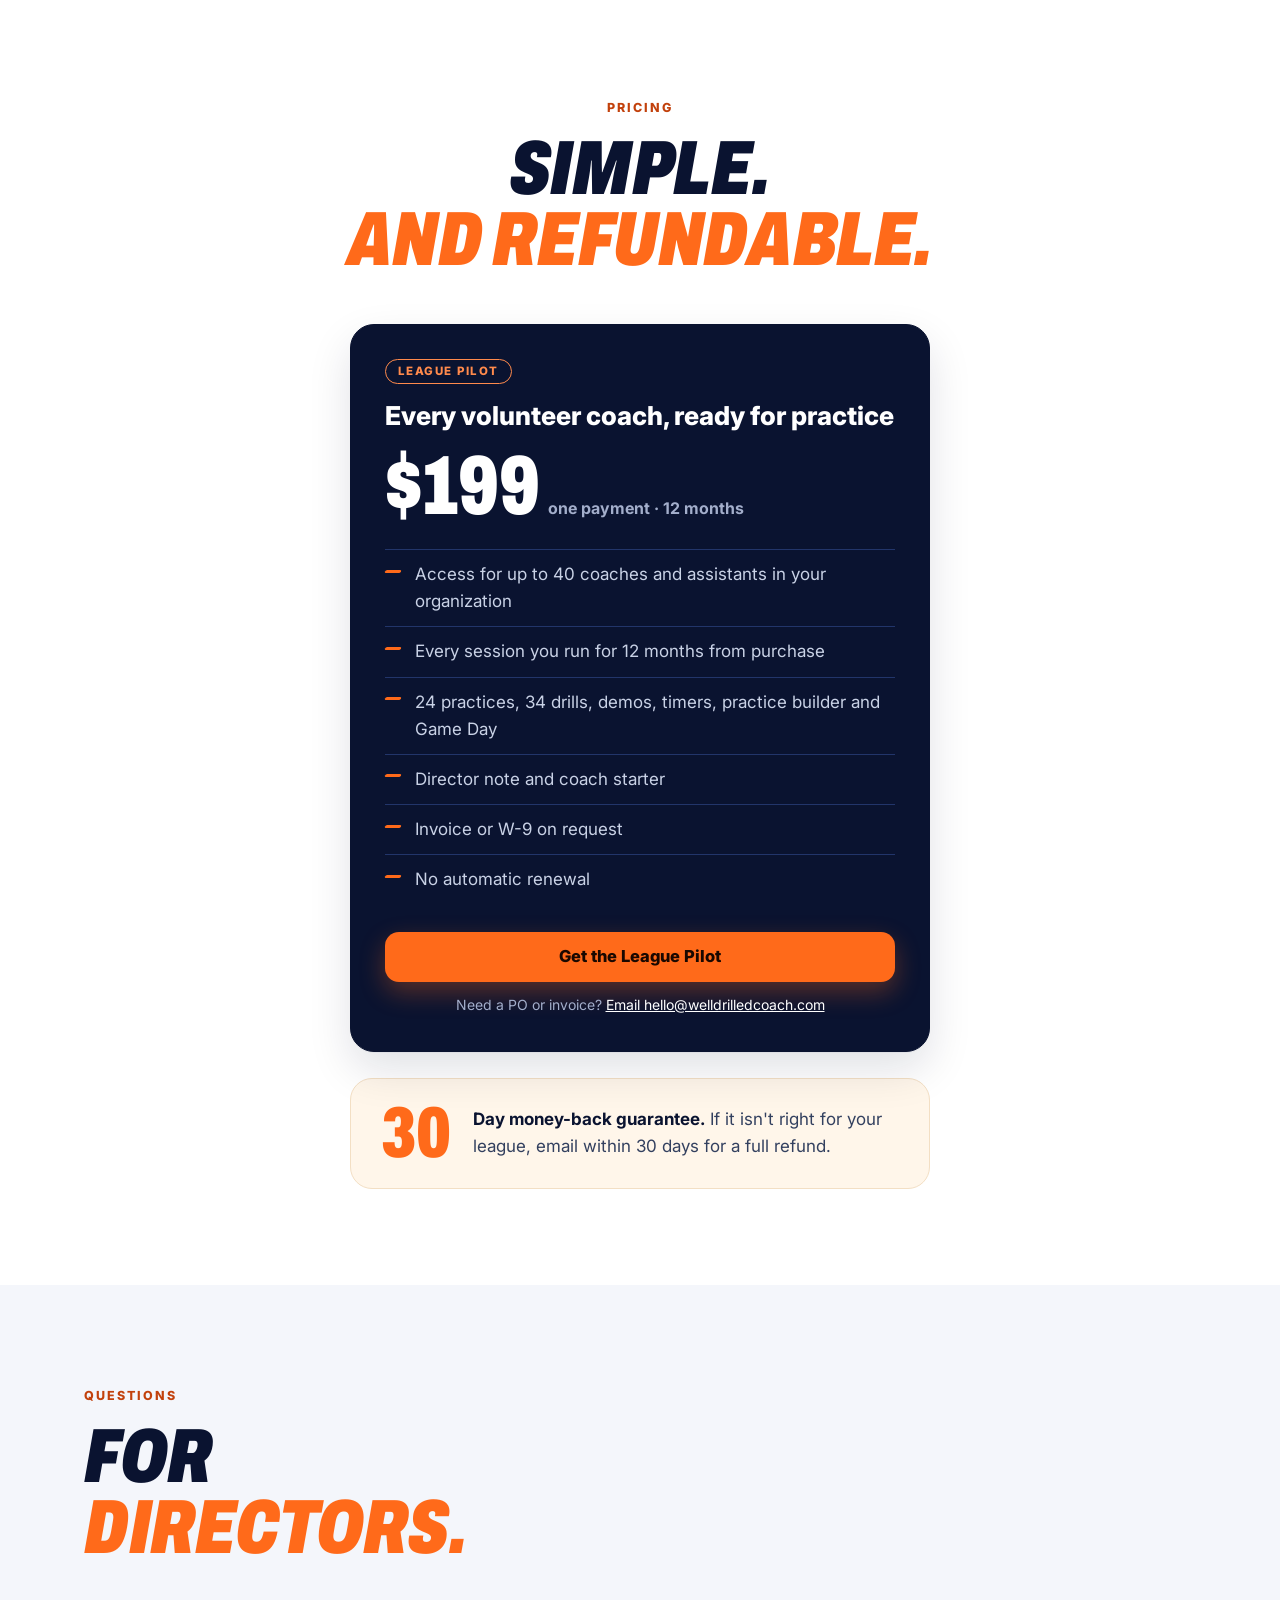
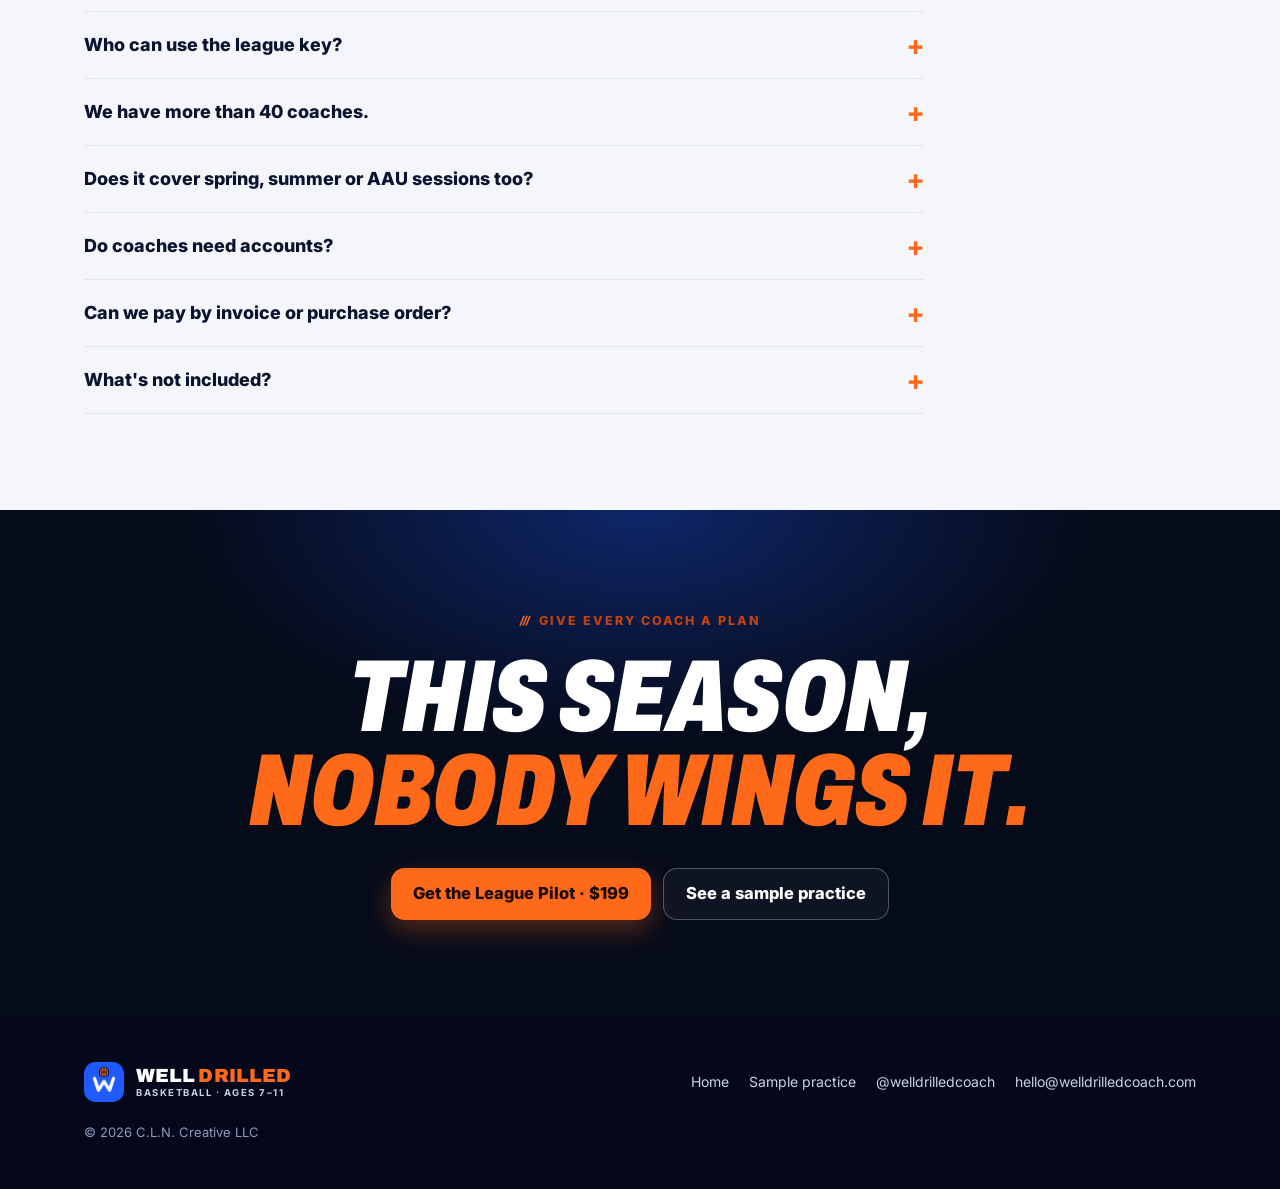
<file: league/index.html>
<!doctype html>
<html lang="en">
<head>
<meta charset="utf-8">
<meta name="viewport" content="width=device-width,initial-scale=1">
<title>League Pilot | Well Drilled Basketball for leagues, YMCAs and rec departments</title>
<meta name="description" content="Give every volunteer coach in your league a ready-to-run practice for every week. $199 for 12 months, up to 40 coaches, 30-day money-back guarantee. Invoice or W-9 on request.">
<link rel="canonical" href="https://welldrilledcoach.com/league/">
<meta property="og:type" content="website">
<meta property="og:title" content="Well Drilled League Pilot: every volunteer coach, ready for practice">
<meta property="og:description" content="$199 for 12 months, up to 40 coaches. Ready-to-run practices, animated drill demos and timers for ages 7–11.">
<meta property="og:image" content="https://welldrilledcoach.com/assets/og-league.jpg">
<meta property="og:url" content="https://welldrilledcoach.com/league/">
<meta name="twitter:card" content="summary_large_image">
<meta name="theme-color" content="#060B1A">
<link rel="icon" type="image/png" href="/assets/favicon.png">
<link rel="apple-touch-icon" href="/assets/apple-touch-icon.png">
<link rel="preconnect" href="https://fonts.googleapis.com"><link rel="preconnect" href="https://fonts.gstatic.com" crossorigin>
<link href="https://fonts.googleapis.com/css2?family=Archivo:ital,wdth,wght@0,62..125,700..900;1,62..125,700..900&family=Inter:wght@400;600;700;800&display=swap" rel="stylesheet">
<link rel="stylesheet" href="/assets/site.css">
<script src="/assets/site.js" defer></script>
</head>
<body>
<header class="top"><div class="wrap">
  <a class="lockup" href="/" aria-label="Well Drilled Basketball home"><img src="/assets/mark.png" width="40" height="40" alt=""><span class="wm"><b>WELL <span>DRILLED</span></b><small>Basketball · Ages 7–11</small></span></a>
  <nav class="nav" aria-label="Main">
    <a href="/sample/">Sample practice</a>
    <a href="/league/" aria-current="page">For leagues</a>
    <a href="/#pricing">Pricing</a>
    <a class="btn btn-orange" href="https://dorianj47.gumroad.com/l/league-pilot">Get the League Pilot</a>
  </nav>
</div></header>

<main>
<section class="hero">
  <svg class="court-lines" viewBox="0 0 600 560" fill="none" stroke="#8FB0FF" stroke-width="3" aria-hidden="true"><rect x="200" y="0" width="200" height="300"/><circle cx="300" cy="300" r="70"/><path d="M40 0v120a260 260 0 0 0 520 0V0"/><circle cx="300" cy="62" r="12"/><path d="M270 40h60"/></svg>
  <div class="wrap">
    <div>
      <span class="eyebrow"><span class="slashes">///</span> For leagues, YMCAs &amp; rec departments</span>
      <h1 class="display reveal">Every volunteer coach.<br><span class="o">Ready for practice.</span></h1>
      <p class="lead reveal d1">Most of your coaches are parents who said yes because someone had to. Put a ready-to-run 60-minute practice for every week on their phones, with a demo and a timer for every drill.</p>
      <div class="btn-row reveal d2">
        <a class="btn btn-orange" href="https://dorianj47.gumroad.com/l/league-pilot">Get the League Pilot · $199 <span class="arrow" aria-hidden="true">→</span></a>
        <a class="btn btn-ghost" href="mailto:hello@welldrilledcoach.com?subject=League%20Pilot%20invoice">Request an invoice or W-9</a>
      </div>
      <div class="proof reveal d3"><span>Up to 40 coaches</span><span>12 months, every session</span><span>30-day money-back guarantee</span></div>
    </div>
    <div class="feature-media reveal d2"><img src="/assets/league-hero.jpg" width="1280" height="720" alt="A coach teaching young players to pass: Well Drilled League Pilot, ready-to-run practices for volunteer coaches." style="border-radius:24px;box-shadow:0 40px 90px rgba(0,0,0,.5)"></div>
  </div>
</section>

<section><div class="wrap">
  <div class="sec-head"><span class="eyebrow">What your league gets</span><h2 class="display reveal">One purchase.<br><span class="o">Every coach covered.</span></h2>
  <p class="lead">Basketball runs year-round now. One license covers your coaches for every session you run in the next 12 months, from winter rec to spring and summer leagues.</p></div>
  <div class="stats">
    <div class="stat reveal"><span class="num" data-count="40">40</span><span>coaches and assistants</span></div>
    <div class="stat reveal d1"><span class="num" data-count="12">12</span><span>months, every session</span></div>
    <div class="stat reveal d2"><span class="num" data-count="24">24</span><span>ready-made 60-minute practices</span></div>
    <div class="stat reveal d3"><span class="num" data-count="34">34</span><span>drills with demos and timers</span></div>
  </div>
</div></section>

<section class="light"><div class="wrap">
  <div class="features">
    <div class="feature">
      <div class="feature-media reveal"><img src="/assets/screen-cue.jpg" width="720" height="900" loading="lazy" alt="Dribble Tag on the drill timer with what to say and what to look for."><div class="badge"><small>For coaches</small>Press start</div></div>
      <div class="reveal d1"><span class="eyebrow">For your coaches</span><h3 class="display">A plan in<br><span class="o">every pocket.</span></h3>
        <p>Each coach opens the app on a phone, picks the week and presses start. Every practice is laid out block by block for ages 7–9 and 10–11.</p>
        <ul class="ticks"><li>Animated court demos to show the kids</li><li>Drill timers with what to say and what to look for</li><li>A practice builder for coaches who want to adjust</li><li>Game Day: a printable substitution plan for a 40-minute game</li></ul></div>
    </div>
    <div class="feature">
      <div class="feature-media reveal"><img src="/assets/screen-basics.jpg" width="720" height="900" loading="lazy" alt="Coach basics: the Well Drilled Method and your first practice, minute one."><div class="badge"><small>For directors</small>One email</div></div>
      <div class="reveal d1"><span class="eyebrow">For you</span><h3 class="display">Roll it out<br><span class="o">in one email.</span></h3>
        <p>Your receipt includes one league access key, the coach link, a one-page director note for your coach packet and a one-page coach starter to forward.</p>
        <ul class="ticks"><li>No accounts, logins or rosters to manage</li><li>Works in Safari or Chrome on any phone, tablet or computer</li><li>Email support for access questions, answered within 2 business days</li></ul></div>
    </div>
  </div>
</div></section>

<section class="dark"><div class="wrap">
  <div class="sec-head"><span class="eyebrow">How it works</span><h2 class="display reveal">Live before your<br><span class="o">next coaches meeting.</span></h2></div>
  <div class="steps">
    <div class="step reveal"><span class="num">01</span><h3>Buy, or request an invoice</h3><p>Check out on Gumroad, or email us for an invoice or W-9. Your league key and coach link arrive with the receipt.</p></div>
    <div class="step reveal d1"><span class="num">02</span><h3>Forward the coach starter</h3><p>Send coaches the one-page starter with the link and key. At your coaches meeting, have everyone open Week 1 together.</p></div>
    <div class="step reveal d2"><span class="num">03</span><h3>Coaches run practice</h3><p>Coaches enter the key, choose 7–9 or 10–11, and run practice from their phones. Keep the key within your organization.</p></div>
  </div>
</div></section>

<section id="pricing"><div class="wrap">
  <div class="sec-head center"><span class="eyebrow">Pricing</span><h2 class="display reveal">Simple.<br><span class="o">And refundable.</span></h2></div>
  <div class="offers" style="grid-template-columns:minmax(0,580px);justify-content:center">
    <div class="offer featured reveal">
      <span class="chip">League Pilot</span>
      <h3>Every volunteer coach, ready for practice</h3>
      <div class="price">$199<small>one payment · 12 months</small></div>
      <ul>
        <li>Access for up to 40 coaches and assistants in your organization</li>
        <li>Every session you run for 12 months from purchase</li>
        <li>24 practices, 34 drills, demos, timers, practice builder and Game Day</li>
        <li>Director note and coach starter</li>
        <li>Invoice or W-9 on request</li>
        <li>No automatic renewal</li>
      </ul>
      <a class="btn btn-orange" href="https://dorianj47.gumroad.com/l/league-pilot">Get the League Pilot</a>
      <p class="fine">Need a PO or invoice? <a href="mailto:hello@welldrilledcoach.com?subject=League%20Pilot%20invoice">Email hello@welldrilledcoach.com</a></p>
    </div>
  </div>
  <div class="guarantee reveal" style="max-width:580px;margin-left:auto;margin-right:auto"><span class="num">30</span><p><strong>Day money-back guarantee.</strong> If it isn't right for your league, email within 30 days for a full refund.</p></div>
</div></section>

<section class="light"><div class="wrap">
  <div class="sec-head"><span class="eyebrow">Questions</span><h2 class="display reveal">For<br><span class="o">directors.</span></h2></div>
  <div class="faq">
    <details><summary>Who can use the league key?</summary><p>The coaches, assistant coaches and program staff of the organization named at purchase. Please don't post the key publicly or share it with other organizations.</p></details>
    <details><summary>We have more than 40 coaches.</summary><p>Each additional group of 40 coaches needs another license. Email us and we'll put it on one invoice.</p></details>
    <details><summary>Does it cover spring, summer or AAU sessions too?</summary><p>Yes. The license runs 12 months from purchase, across every session your organization runs in that time.</p></details>
    <details><summary>Do coaches need accounts?</summary><p>No. Coaches open the link, enter the key and start. Progress saves on each coach's own device. There are no logins and no sync.</p></details>
    <details><summary>Can we pay by invoice or purchase order?</summary><p>Yes. Email <a href="mailto:hello@welldrilledcoach.com?subject=League%20Pilot%20invoice">hello@welldrilledcoach.com</a> with your organization name and billing contact, and we'll send an invoice and a W-9.</p></details>
    <details><summary>What's not included?</summary><p>Custom content, league branding, coach accounts, data sync, live training and phone support.</p></details>
  </div>
</div></section>

<section class="cta"><div class="wrap">
  <span class="eyebrow"><span class="slashes">///</span> Give every coach a plan</span>
  <h2 class="display reveal">This season,<br><span class="o">nobody wings it.</span></h2>
  <div class="btn-row"><a class="btn btn-orange" href="https://dorianj47.gumroad.com/l/league-pilot">Get the League Pilot · $199</a><a class="btn btn-ghost" href="/sample/">See a sample practice</a></div>
</div></section>
</main>

<footer class="foot"><div class="wrap">
  <a class="lockup" href="/"><img src="/assets/mark.png" width="36" height="36" alt=""><span class="wm"><b>WELL <span>DRILLED</span></b><small>Basketball · Ages 7–11</small></span></a>
  <nav aria-label="Footer"><a href="/">Home</a><a href="/sample/">Sample practice</a><a href="https://www.instagram.com/welldrilledcoach/">@welldrilledcoach</a><a href="mailto:hello@welldrilledcoach.com">hello@welldrilledcoach.com</a></nav>
  <div style="width:100%;font-size:13px">© 2026 C.L.N. Creative LLC</div>
</div></footer>
</body>
</html>
</file>
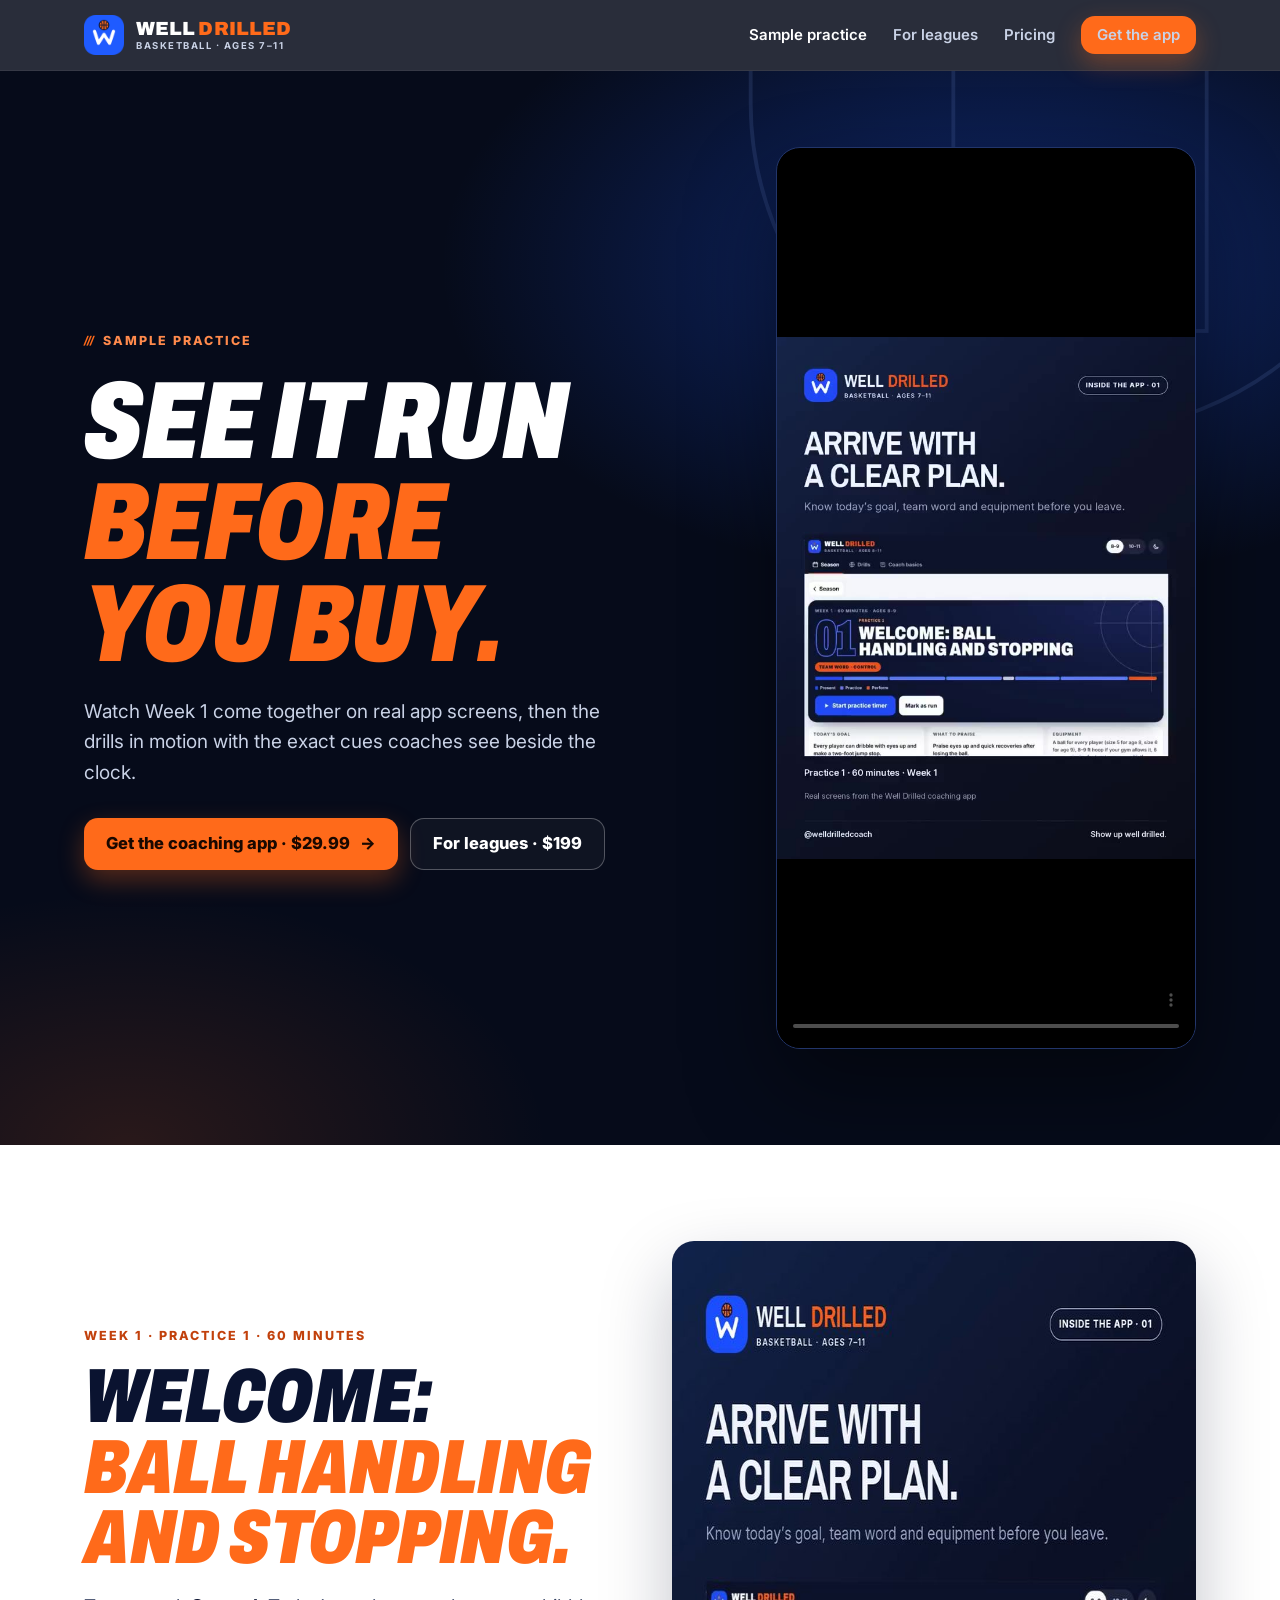
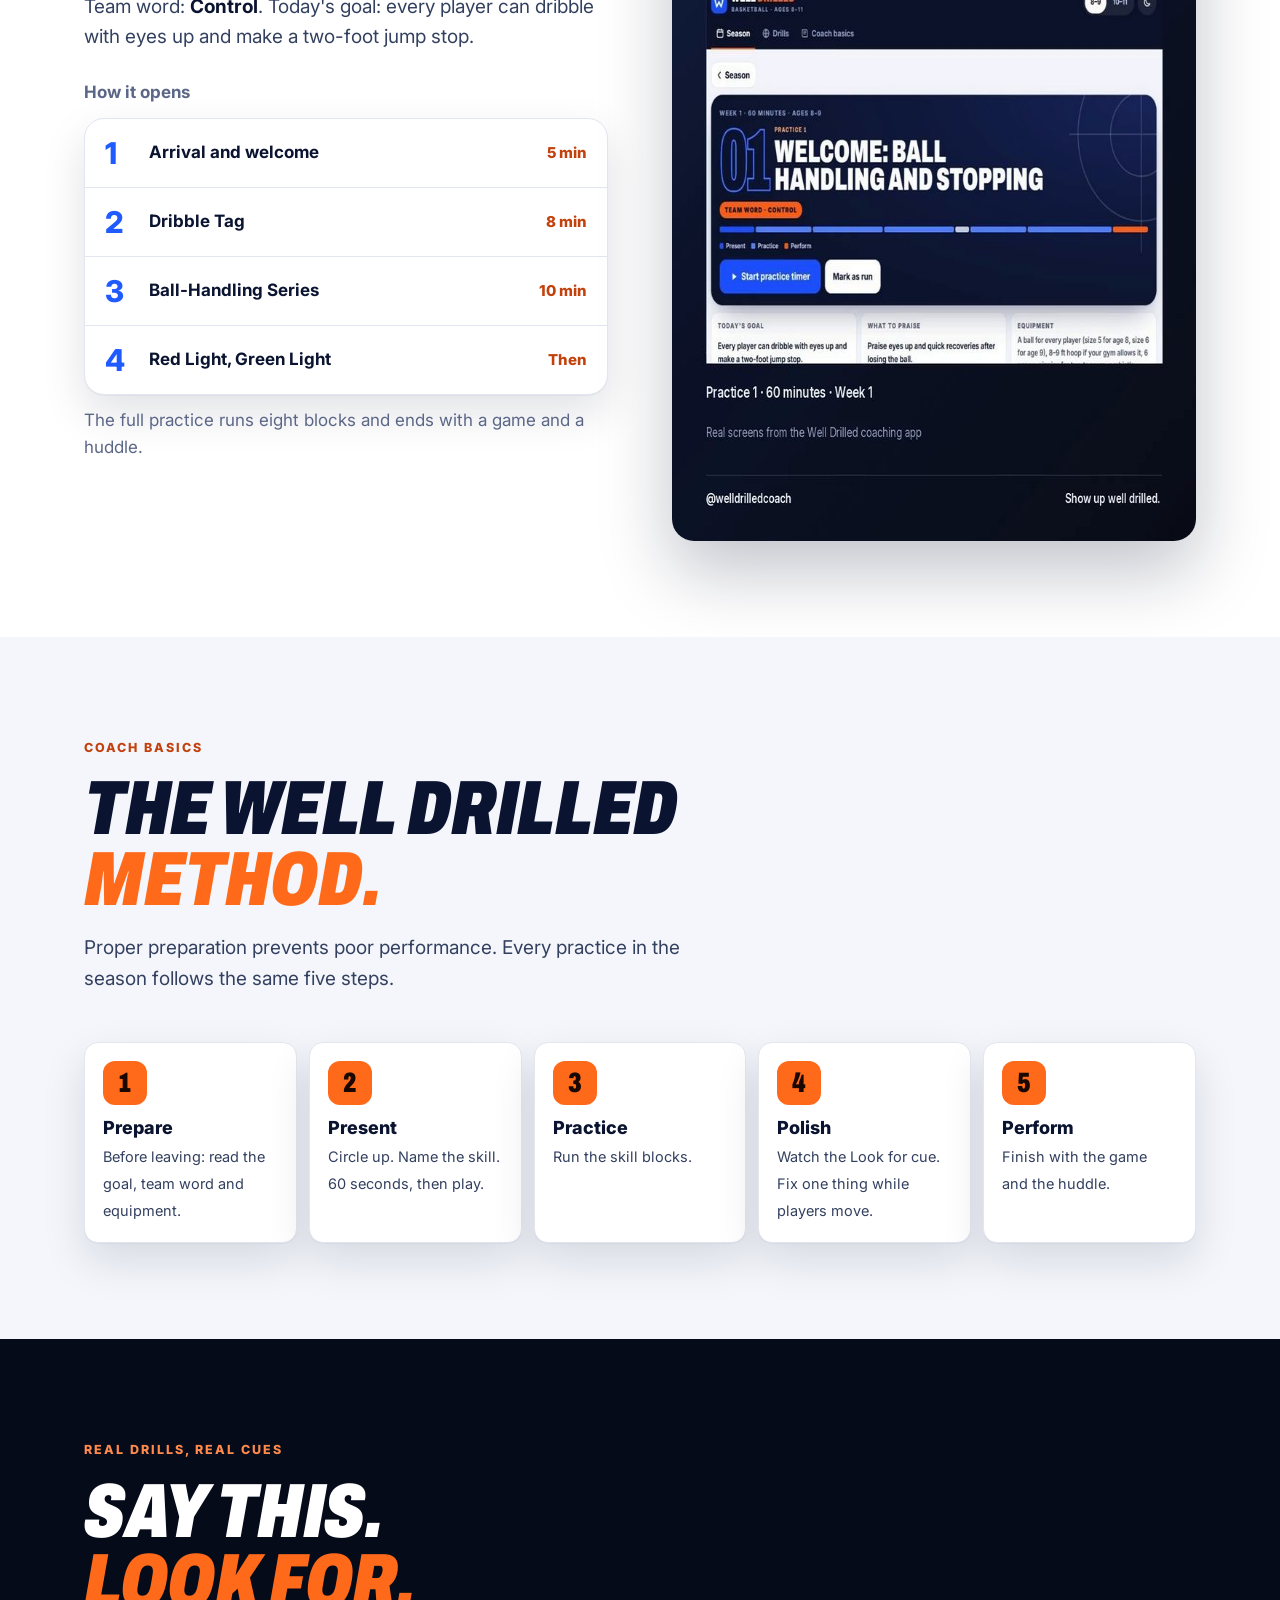
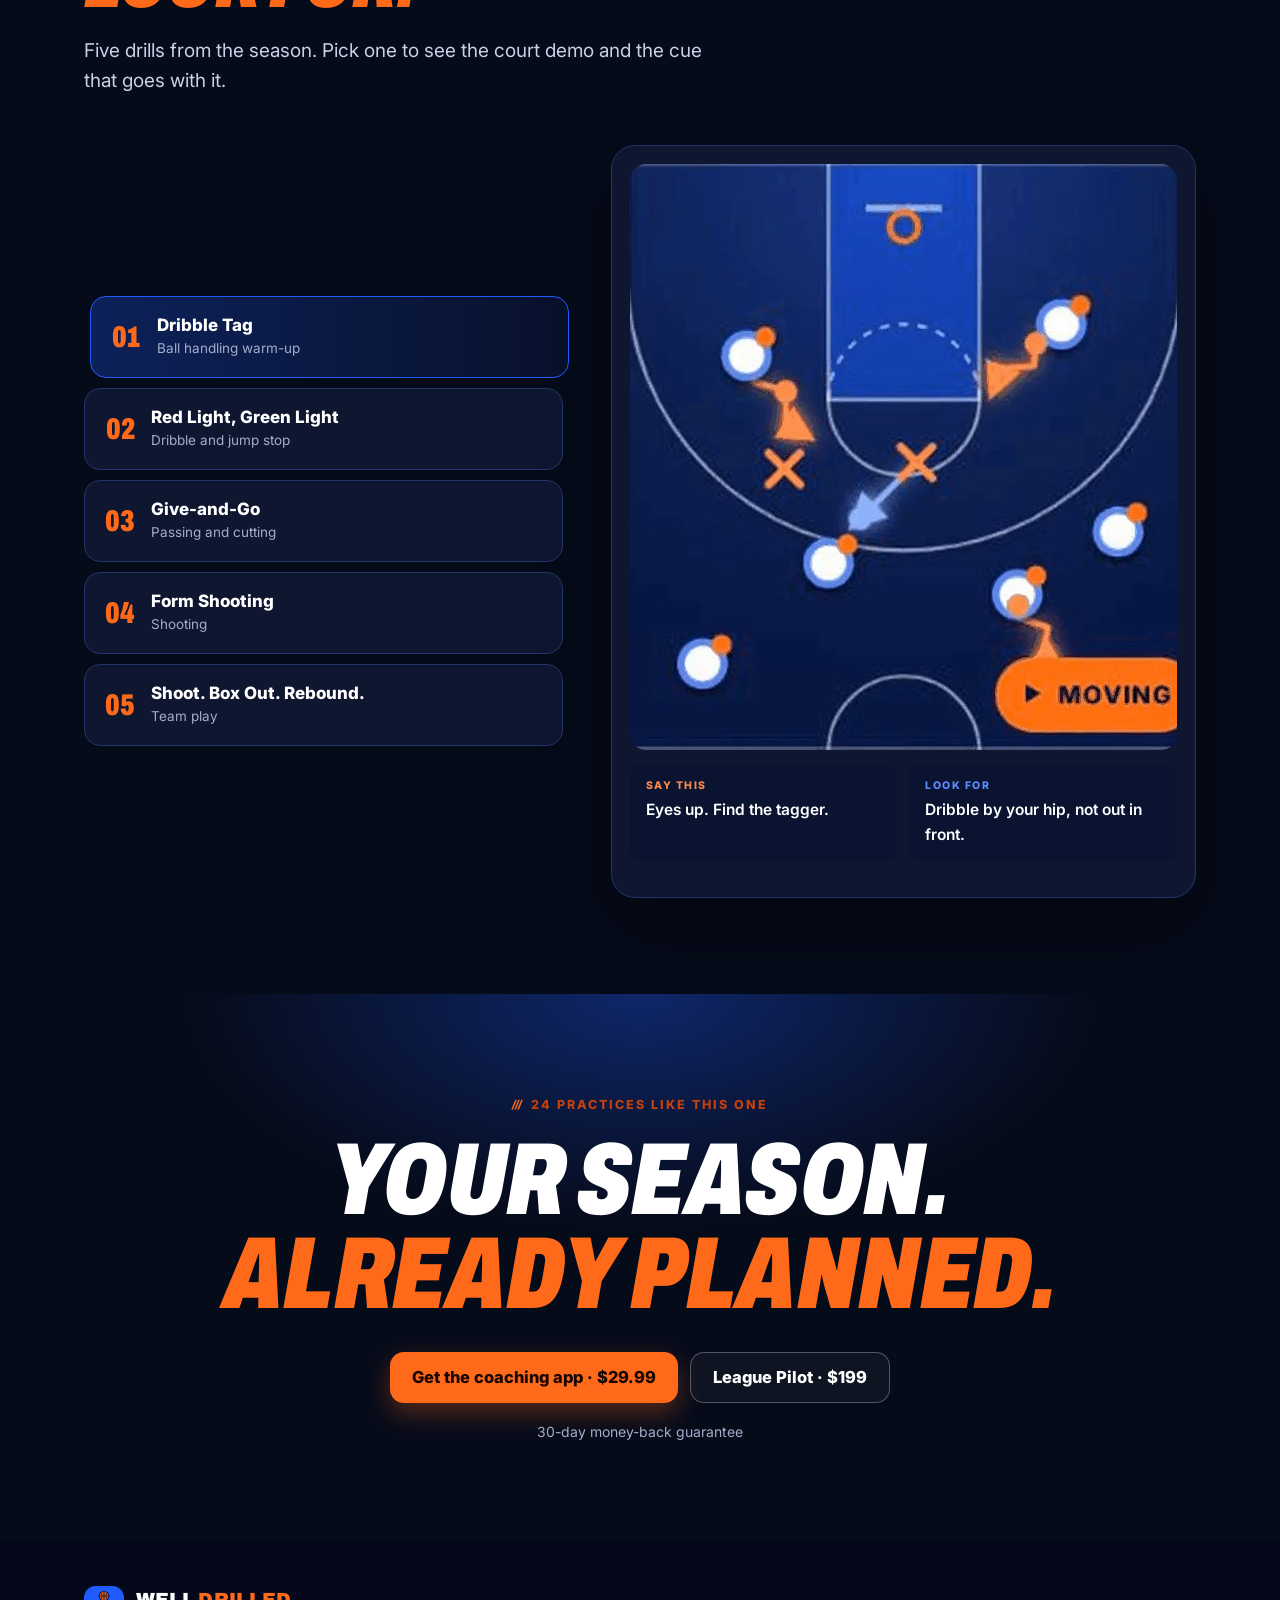
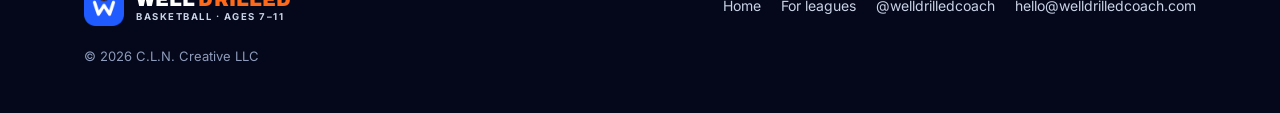
<file: sample/index.html>
<!doctype html>
<html lang="en">
<head>
<meta charset="utf-8">
<meta name="viewport" content="width=device-width,initial-scale=1">
<title>Sample practice | Well Drilled Basketball</title>
<meta name="description" content="See a Well Drilled practice before you buy: Week 1, Practice 1, the Well Drilled Method, and real drill demos with what to say and what to look for.">
<link rel="canonical" href="https://welldrilledcoach.com/sample/">
<meta property="og:type" content="website">
<meta property="og:title" content="See a Well Drilled practice before you buy">
<meta property="og:description" content="A full practice walkthrough with real app screens and drills in motion. Ages 7–11.">
<meta property="og:image" content="https://welldrilledcoach.com/assets/og-home.jpg">
<meta property="og:url" content="https://welldrilledcoach.com/sample/">
<meta name="twitter:card" content="summary_large_image">
<meta name="theme-color" content="#060B1A">
<link rel="icon" type="image/png" href="/assets/favicon.png">
<link rel="apple-touch-icon" href="/assets/apple-touch-icon.png">
<link rel="preconnect" href="https://fonts.googleapis.com"><link rel="preconnect" href="https://fonts.gstatic.com" crossorigin>
<link href="https://fonts.googleapis.com/css2?family=Archivo:ital,wdth,wght@0,62..125,700..900;1,62..125,700..900&family=Inter:wght@400;600;700;800&display=swap" rel="stylesheet">
<link rel="stylesheet" href="/assets/site.css">
<script src="/assets/site.js" defer></script>
</head>
<body>
<header class="top"><div class="wrap">
  <a class="lockup" href="/" aria-label="Well Drilled Basketball home"><img src="/assets/mark.png" width="40" height="40" alt=""><span class="wm"><b>WELL <span>DRILLED</span></b><small>Basketball · Ages 7–11</small></span></a>
  <nav class="nav" aria-label="Main">
    <a href="/sample/" aria-current="page">Sample practice</a>
    <a href="/league/">For leagues</a>
    <a href="/#pricing">Pricing</a>
    <a class="btn btn-orange" href="https://dorianj47.gumroad.com/l/basketball-coaching-app-weeks-1-12">Get the app</a>
  </nav>
</div></header>

<main>
<section class="hero">
  <svg class="court-lines" viewBox="0 0 600 560" fill="none" stroke="#8FB0FF" stroke-width="3" aria-hidden="true"><rect x="200" y="0" width="200" height="300"/><circle cx="300" cy="300" r="70"/><path d="M40 0v120a260 260 0 0 0 520 0V0"/><circle cx="300" cy="62" r="12"/><path d="M270 40h60"/></svg>
  <div class="wrap video-split">
    <div>
      <span class="eyebrow"><span class="slashes">///</span> Sample practice</span>
      <h1 class="display reveal">See it run<br><span class="o">before you buy.</span></h1>
      <p class="lead reveal d1">Watch Week 1 come together on real app screens, then the drills in motion with the exact cues coaches see beside the clock.</p>
      <div class="btn-row reveal d2"><a class="btn btn-orange" href="https://dorianj47.gumroad.com/l/basketball-coaching-app-weeks-1-12">Get the coaching app · $29.99 <span class="arrow" aria-hidden="true">→</span></a><a class="btn btn-ghost" href="/league/">For leagues · $199</a></div>
    </div>
    <div class="video-frame reveal d1"><video controls playsinline preload="metadata" poster="/assets/walkthrough-poster.jpg" width="720" height="900"><source src="/assets/walkthrough.mp4" type="video/mp4">Your browser can't play this video.</video></div>
  </div>
</section>

<section><div class="wrap feature">
  <div class="reveal">
    <span class="eyebrow">Week 1 · Practice 1 · 60 minutes</span>
    <h2 class="display" style="font-size:clamp(46px,6vw,80px);margin:14px 0 18px">Welcome:<br><span class="o">ball handling and stopping.</span></h2>
    <p class="lead">Team word: <strong style="color:var(--ink)">Control</strong>. Today's goal: every player can dribble with eyes up and make a two-foot jump stop.</p>
    <p class="small" style="margin:26px 0 12px;font-weight:700;color:var(--muted)">How it opens</p>
    <ol class="blocks">
      <li><span class="num">1</span><b>Arrival and welcome</b><span>5 min</span></li>
      <li><span class="num">2</span><b>Dribble Tag</b><span>8 min</span></li>
      <li><span class="num">3</span><b>Ball-Handling Series</b><span>10 min</span></li>
      <li><span class="num">4</span><b>Red Light, Green Light</b><span>Then</span></li>
    </ol>
    <p class="small" style="margin-top:12px;color:var(--muted)">The full practice runs eight blocks and ends with a game and a huddle.</p>
  </div>
  <div class="feature-media reveal d1"><img src="/assets/screen-plan.jpg" width="720" height="900" loading="lazy" alt="Week 1, Practice 1 in the app: Welcome, ball handling and stopping."></div>
</div></section>

<section class="light"><div class="wrap">
  <div class="sec-head"><span class="eyebrow">Coach basics</span><h2 class="display reveal">The Well Drilled<br><span class="o">Method.</span></h2>
  <p class="lead">Proper preparation prevents poor performance. Every practice in the season follows the same five steps.</p></div>
  <div class="method">
    <div class="reveal"><span class="num">1</span><b>Prepare</b><span>Before leaving: read the goal, team word and equipment.</span></div>
    <div class="reveal d1"><span class="num">2</span><b>Present</b><span>Circle up. Name the skill. 60 seconds, then play.</span></div>
    <div class="reveal d2"><span class="num">3</span><b>Practice</b><span>Run the skill blocks.</span></div>
    <div class="reveal d3"><span class="num">4</span><b>Polish</b><span>Watch the Look for cue. Fix one thing while players move.</span></div>
    <div class="reveal d3"><span class="num">5</span><b>Perform</b><span>Finish with the game and the huddle.</span></div>
  </div>
</div></section>

<section class="dark"><div class="wrap">
  <div class="sec-head"><span class="eyebrow">Real drills, real cues</span><h2 class="display reveal">Say this.<br><span class="o">Look for.</span></h2><p class="lead">Five drills from the season. Pick one to see the court demo and the cue that goes with it.</p></div>
  <div class="demo" data-demo>
    <div class="tabs" role="tablist" aria-label="Drill demos">
      <button class="tab" role="tab" aria-selected="true" data-img="/assets/drill-dribble-tag.jpg" data-vid="/assets/drill-dribble-tag.mp4" data-alt="Dribble Tag court diagram" data-say="Eyes up. Find the tagger." data-look="Dribble by your hip, not out in front."><span class="n">01</span><span><b>Dribble Tag</b><small>Ball handling warm-up</small></span></button>
      <button class="tab" role="tab" aria-selected="false" tabindex="-1" data-img="/assets/drill-red-light.jpg" data-vid="/assets/drill-red-light.mp4" data-alt="Red Light, Green Light court diagram" data-say="Two feet, one sound." data-look="Land balanced, ball tight to your hip."><span class="n">02</span><span><b>Red Light, Green Light</b><small>Dribble and jump stop</small></span></button>
      <button class="tab" role="tab" aria-selected="false" tabindex="-1" data-img="/assets/drill-give-and-go.jpg" data-vid="/assets/drill-give-and-go.mp4" data-alt="Give-and-go court diagram" data-say="Pass and cut. Don't stand and watch." data-look="Cut in front of your defender, hand up."><span class="n">03</span><span><b>Give-and-Go</b><small>Passing and cutting</small></span></button>
      <button class="tab" role="tab" aria-selected="false" tabindex="-1" data-img="/assets/drill-form-shooting.jpg" data-vid="/assets/drill-form-shooting.mp4" data-alt="Form shooting court diagram" data-say="Elbow in, hand in the cookie jar." data-look="Feet set, eyes on the front of the rim."><span class="n">04</span><span><b>Form Shooting</b><small>Shooting</small></span></button>
      <button class="tab" role="tab" aria-selected="false" tabindex="-1" data-img="/assets/drill-rebound.jpg" data-vid="/assets/drill-rebound.mp4" data-alt="Shoot, box out, rebound court diagram" data-say="Find, hit, get." data-look="Sit low and wide; keep them on your back."><span class="n">05</span><span><b>Shoot. Box Out. Rebound.</b><small>Team play</small></span></button>
    </div>
    <div class="demo-panel reveal">
      <video data-demo-img src="/assets/drill-dribble-tag.mp4" poster="/assets/drill-dribble-tag.jpg" width="624" height="586" muted loop playsinline autoplay preload="metadata" aria-label="Dribble Tag court demo"></video>
      <dl class="say"><div><dt>Say this</dt><dd data-demo-say>Eyes up. Find the tagger.</dd></div><div class="lf"><dt>Look for</dt><dd data-demo-look>Dribble by your hip, not out in front.</dd></div></dl>
    </div>
  </div>
</div></section>

<section class="cta"><div class="wrap">
  <span class="eyebrow"><span class="slashes">///</span> 24 practices like this one</span>
  <h2 class="display reveal">Your season.<br><span class="o">Already planned.</span></h2>
  <div class="btn-row"><a class="btn btn-orange" href="https://dorianj47.gumroad.com/l/basketball-coaching-app-weeks-1-12">Get the coaching app · $29.99</a><a class="btn btn-ghost" href="/league/">League Pilot · $199</a></div>
  <p style="margin-top:18px;font-size:14px;color:var(--muted-d)">30-day money-back guarantee</p>
</div></section>
</main>

<footer class="foot"><div class="wrap">
  <a class="lockup" href="/"><img src="/assets/mark.png" width="36" height="36" alt=""><span class="wm"><b>WELL <span>DRILLED</span></b><small>Basketball · Ages 7–11</small></span></a>
  <nav aria-label="Footer"><a href="/">Home</a><a href="/league/">For leagues</a><a href="https://www.instagram.com/welldrilledcoach/">@welldrilledcoach</a><a href="mailto:hello@welldrilledcoach.com">hello@welldrilledcoach.com</a></nav>
  <div style="width:100%;font-size:13px">© 2026 C.L.N. Creative LLC</div>
</div></footer>
</body>
</html>
</file>
<file: assets/site.css>
/* Well Drilled Basketball · Electric Court system */
:root{
  --blue:#1F5BFF;--blue-l:#5C8BFF;--orange:#FF6A1A;--orange-hi:#FF8A4C;--orange-t:#C2410C;
  --navy:#0A1330;--bg-dark:#060B1A;--card:#0E1630;--court:#0E1B45;--stage:#3A4C86;
  --light:#F4F6FB;--line:#E1E6F0;--ink:#0A1330;--body:#33405F;--muted:#5B6787;--muted-d:#A3AECB;
  --cream:#FFF6EA;
  --display:"Archivo",system-ui,sans-serif;--sans:"Inter",system-ui,-apple-system,"Segoe UI",sans-serif;
  --r:20px;--r-sm:14px;--max:1160px;
  --shadow:0 1px 0 rgba(10,19,48,.04),0 18px 44px rgba(10,19,48,.12);
}
*{box-sizing:border-box}
html{scroll-behavior:smooth;-webkit-text-size-adjust:100%}
body{margin:0;font:17px/1.6 var(--sans);color:var(--body);background:#fff;-webkit-font-smoothing:antialiased;text-rendering:optimizeLegibility}
img,video,svg{max-width:100%;display:block}
a{color:var(--blue)}
h1,h2,h3{margin:0;color:var(--ink);line-height:1}
p{margin:0}
.wrap{max-width:var(--max);margin:0 auto;padding:0 24px}

/* Display type: Archivo 900, condensed, slanted, uppercase (matches the social system) */
.display{font-family:var(--display);font-weight:900;font-stretch:72%;font-style:italic;text-transform:uppercase;letter-spacing:-.005em;line-height:.92}
.display .o{color:var(--orange)}
.display .b{color:var(--blue)}
.num{font-family:var(--display);font-weight:900;font-stretch:70%;font-variant-numeric:tabular-nums}
.eyebrow{display:inline-flex;align-items:center;gap:10px;font:800 12.5px/1 var(--sans);letter-spacing:.16em;text-transform:uppercase;color:var(--orange-t)}
.dark .eyebrow,.hero .eyebrow{color:var(--orange-hi)}
.slashes{font-family:var(--display);font-weight:900;font-style:italic;color:var(--orange);letter-spacing:-.08em}
.lead{font-size:19px;line-height:1.6;max-width:620px}
.chip{display:inline-flex;align-items:center;border:1px solid currentColor;border-radius:999px;padding:6px 12px;font:800 11.5px/1 var(--sans);letter-spacing:.12em;text-transform:uppercase}

/* Header */
.top{position:sticky;top:0;z-index:50;background:rgba(6,11,26,.86);backdrop-filter:saturate(1.3) blur(12px);-webkit-backdrop-filter:saturate(1.3) blur(12px);border-bottom:1px solid rgba(255,255,255,.06)}
.top .wrap{display:flex;align-items:center;justify-content:space-between;height:70px;gap:16px}
.lockup{display:flex;align-items:center;gap:12px;text-decoration:none}
.lockup img{width:40px;height:40px}
.lockup .wm{display:flex;flex-direction:column;gap:3px}
.lockup b{font:900 19px/1 var(--display);letter-spacing:.005em;color:#fff}
.lockup b span{color:var(--orange)}
.lockup small{font:700 9.5px/1 var(--sans);letter-spacing:.16em;color:#C9D2E6;text-transform:uppercase}
.nav{display:flex;align-items:center;gap:26px}
.nav a{color:#C9D2E6;text-decoration:none;font-weight:600;font-size:15px}
.nav a:hover,.nav a[aria-current="page"]{color:#fff}
.nav .btn{padding:10px 16px;font-size:15px}

/* Buttons */
.btn{display:inline-flex;align-items:center;justify-content:center;gap:10px;padding:15px 22px;border-radius:14px;font:800 16.5px/1.2 var(--sans);text-decoration:none;border:0;cursor:pointer;transition:transform .15s ease,box-shadow .15s ease,background .15s ease}
.btn:hover{transform:translateY(-2px)}
.btn:focus-visible{outline:3px solid var(--blue-l);outline-offset:3px}
.btn-orange{background:var(--orange);color:#1A0800;box-shadow:0 10px 26px rgba(255,106,26,.32)}
.btn-orange:hover{background:var(--orange-hi)}
.btn-blue{background:var(--blue);color:#fff;box-shadow:0 10px 26px rgba(31,91,255,.3)}
.btn-ghost{background:rgba(255,255,255,.04);color:#fff;border:1.5px solid rgba(255,255,255,.28)}
.btn-ghost:hover{border-color:#fff}
.btn-navy{background:var(--navy);color:#fff}
.btn-line{background:#fff;color:var(--ink);border:1.5px solid var(--line)}
.btn-row{display:flex;flex-wrap:wrap;gap:12px;margin-top:30px}
.btn .arrow{transition:transform .15s ease}
.btn:hover .arrow{transform:translateX(3px)}

/* Hero */
.hero{position:relative;background:var(--bg-dark);color:#C9D2E6;overflow:hidden;padding:76px 0 96px}
.hero::before{content:"";position:absolute;inset:0;background:radial-gradient(900px 520px at 78% 18%,rgba(31,91,255,.38),transparent 62%),radial-gradient(700px 420px at 10% 100%,rgba(255,106,26,.14),transparent 60%)}
.hero .court-lines{position:absolute;right:-180px;top:-120px;width:760px;opacity:.12;pointer-events:none}
.hero .wrap{position:relative;display:grid;grid-template-columns:1.05fr .95fr;gap:56px;align-items:center}
.hero h1{font-size:clamp(60px,8.6vw,118px);color:#fff;margin:18px 0 22px}
.hero .lead{color:#C9D2E6}
.proof{margin-top:24px;display:flex;flex-wrap:wrap;gap:10px 22px;font-size:14.5px;color:var(--muted-d)}
.proof span{display:inline-flex;align-items:center;gap:8px}
.proof span::before{content:"";width:16px;height:3px;border-radius:2px;background:var(--orange);transform:skewX(-24deg)}

/* Live timer card (mirrors the app) */
.stage{position:relative}
.timer-card{position:relative;background:linear-gradient(180deg,#0E1B45,#0A1330);border:1px solid #22356A;border-radius:24px;padding:22px 22px 20px;box-shadow:0 40px 90px rgba(0,0,0,.5);color:#fff}
.timer-card .row{display:flex;align-items:center;justify-content:space-between;gap:10px}
.stage-chip{background:var(--blue);color:#fff;border-radius:999px;padding:6px 11px;font:800 11px/1 var(--sans);letter-spacing:.1em}
.block-of{font:700 11.5px/1 var(--sans);letter-spacing:.14em;color:var(--muted-d);text-transform:uppercase}
.progress{display:flex;gap:4px;margin:14px 0 4px}
.progress i{flex:1;height:4px;border-radius:2px;background:#22356A}
.progress i.done{background:var(--blue-l)}
.progress i.on{background:var(--orange)}
.drill-name{font-family:var(--display);font-weight:900;font-stretch:75%;font-size:30px;text-transform:uppercase;text-align:center;margin:14px 0 2px;letter-spacing:.01em}
.clock{font-family:var(--display);font-weight:900;font-stretch:68%;font-size:clamp(92px,11vw,132px);line-height:1;text-align:center;letter-spacing:-.01em;font-variant-numeric:tabular-nums}
.clock .colon{color:var(--orange)}
.timer-card.running .clock .colon{animation:blink 1s steps(1) infinite}
@keyframes blink{50%{opacity:.25}}
.mini-court{display:block;margin:4px auto 0;width:100%;max-width:300px;height:auto}
.cue{background:#0A1330;border:1px solid #22356A;border-radius:14px;padding:12px 14px;margin-top:12px;font-size:14px}
.cue dt{font:800 10.5px/1.6 var(--sans);letter-spacing:.14em;text-transform:uppercase;color:var(--orange-hi)}
.cue dt.lf{color:var(--blue-l)}
.cue dd{margin:0 0 6px;color:#fff}
.cue dd:last-child{margin:0;color:#C9D2E6}
.controls{display:grid;grid-template-columns:1fr 1.4fr 1fr;gap:8px;margin-top:12px}
.controls button{border:1px solid #2A3C74;background:#0A1330;color:#fff;border-radius:12px;padding:12px;font:800 14px var(--sans);cursor:pointer}
.controls button:hover{border-color:#4A5FA6}
.controls .start{background:var(--orange);border-color:var(--orange);color:#1A0800}
.controls .start:hover{background:var(--orange-hi)}
.next-up{margin-top:10px;font-size:12.5px;color:var(--muted-d);display:flex;justify-content:space-between;gap:8px}
.next-up b{color:#fff;font-weight:700}
.try-tag{position:absolute;top:-14px;left:24px;background:var(--orange);color:#1A0800;font:900 12px/1 var(--sans);letter-spacing:.12em;padding:8px 12px;border-radius:999px;text-transform:uppercase;box-shadow:0 8px 20px rgba(255,106,26,.35)}

/* Sections */
section{padding:96px 0;position:relative}
.sec-head{max-width:760px;margin-bottom:48px}
.sec-head h2{font-size:clamp(46px,6vw,80px);margin:14px 0 18px}
.center{text-align:center;margin-left:auto;margin-right:auto}
.center .lead{margin:0 auto}
.light{background:var(--light)}
.dark{background:var(--bg-dark);color:#C9D2E6}
.dark h2,.dark h3{color:#fff}
.navy{background:var(--navy);color:#C9D2E6}
.navy h2,.navy h3{color:#fff}
.cream{background:var(--cream)}

/* Stats */
.stats{display:grid;grid-template-columns:repeat(4,1fr);gap:16px}
.stat{background:#fff;border:1px solid var(--line);border-radius:var(--r);padding:24px 24px 20px;box-shadow:var(--shadow)}
.stat .num{display:block;font-size:76px;line-height:.9;color:var(--ink)}
.stat:nth-child(2) .num,.stat:nth-child(4) .num{color:var(--orange)}
.stat span{display:block;margin-top:10px;font-size:15px;color:var(--muted);font-weight:600}

/* Feature rows */
.features{display:grid;gap:96px}
.feature{display:grid;grid-template-columns:1fr 1fr;gap:64px;align-items:center}
.feature:nth-child(even) .feature-media{order:2}
.feature-media{position:relative}
.feature-media img{border-radius:22px;box-shadow:0 30px 70px rgba(10,19,48,.25)}
.feature-media .badge{position:absolute;bottom:-16px;right:20px;background:#fff;border:1px solid var(--line);border-radius:14px;padding:12px 14px;box-shadow:var(--shadow);font:800 13px/1.3 var(--sans);color:var(--ink)}
.feature-media .badge small{display:block;font:700 10.5px/1.4 var(--sans);letter-spacing:.14em;text-transform:uppercase;color:var(--orange-t)}
.feature h3{font-size:clamp(38px,4.4vw,58px);margin:14px 0 16px}
.ticks{margin:20px 0 0;padding:0;list-style:none}
.ticks li{padding-left:30px;position:relative;margin:10px 0}
.ticks li::before{content:"";position:absolute;left:0;top:.62em;width:16px;height:3px;background:var(--orange);border-radius:2px;transform:skewX(-24deg)}

/* Drill demo switcher */
.demo{display:grid;grid-template-columns:.9fr 1.1fr;gap:48px;align-items:center}
.tabs{display:flex;flex-direction:column;gap:10px}
.tab{all:unset;cursor:pointer;display:grid;grid-template-columns:auto 1fr;gap:14px;align-items:center;padding:16px 18px;border-radius:16px;border:1px solid #22356A;background:var(--card);color:#C9D2E6;transition:background .2s,border-color .2s,transform .2s}
.tab:hover{border-color:#4A5FA6}
.tab:focus-visible{outline:3px solid var(--blue-l);outline-offset:2px}
.tab[aria-selected="true"]{background:linear-gradient(90deg,rgba(31,91,255,.28),rgba(31,91,255,.08));border-color:var(--blue);color:#fff;transform:translateX(6px)}
.tab .n{font-family:var(--display);font-weight:900;font-stretch:70%;font-size:30px;color:var(--orange);width:34px;text-align:center}
.tab b{display:block;color:#fff;font:800 17px/1.2 var(--sans)}
.tab small{display:block;font-size:13.5px;color:var(--muted-d);margin-top:3px}
.demo-panel{background:var(--card);border:1px solid #22356A;border-radius:24px;padding:18px;box-shadow:0 30px 70px rgba(0,0,0,.4)}
.demo-panel img,.demo-panel video{border-radius:16px;width:100%;aspect-ratio:624/586;object-fit:cover;background:var(--court);transition:opacity .25s ease}
.demo-panel .say{display:grid;grid-template-columns:1fr 1fr;gap:12px;margin-top:14px}
.demo-panel .say div{background:var(--navy);border-radius:14px;padding:14px 16px}
.demo-panel dt{font:800 10.5px/1.6 var(--sans);letter-spacing:.14em;text-transform:uppercase;color:var(--orange-hi)}
.demo-panel .lf dt{color:var(--blue-l)}
.demo-panel dd{margin:4px 0 0;color:#fff;font-weight:600;font-size:15.5px}

/* Steps */
.steps{display:grid;grid-template-columns:repeat(3,1fr);gap:18px}
.step{position:relative;background:#fff;border:1px solid var(--line);border-radius:var(--r);padding:30px 26px 26px;box-shadow:var(--shadow)}
.step .num{font-size:64px;line-height:.85;color:var(--blue);display:block;margin-bottom:14px}
.step h3{font:800 21px/1.25 var(--sans);margin-bottom:8px}
.navy .step,.dark .step{background:var(--card);border-color:#22356A;box-shadow:none}
.navy .step .num,.dark .step .num{color:var(--orange)}

/* Method */
.method{display:grid;grid-template-columns:repeat(5,1fr);gap:12px}
.method div{background:#fff;border:1px solid var(--line);border-radius:var(--r-sm);padding:18px;box-shadow:var(--shadow)}
.method .num{display:grid;place-items:center;width:44px;height:44px;border-radius:12px;background:var(--orange);color:#1A0800;font-size:28px;margin-bottom:12px}
.method b{display:block;color:var(--ink);font:800 18px/1.2 var(--sans);margin-bottom:4px}
.method span{font-size:14.5px}

/* Pricing */
.offers{display:grid;grid-template-columns:repeat(2,minmax(0,1fr));gap:24px;align-items:stretch}
.offer{position:relative;background:#fff;border:1px solid var(--line);border-radius:24px;padding:34px;display:flex;flex-direction:column;box-shadow:var(--shadow)}
.offer.featured{background:var(--navy);border-color:var(--navy);color:#C9D2E6}
.offer.featured h3,.offer.featured .price{color:#fff}
.offer .chip{align-self:flex-start;color:var(--orange-t)}
.offer.featured .chip{color:var(--orange-hi)}
.offer h3{font:800 26px/1.2 var(--sans);margin:16px 0 0}
.price{font-family:var(--display);font-weight:900;font-stretch:70%;font-size:84px;line-height:.9;color:var(--ink);margin:18px 0 4px}
.price small{font:700 16px var(--sans);color:var(--muted);margin-left:8px}
.offer.featured .price small{color:var(--muted-d)}
.offer ul{list-style:none;padding:0;margin:20px 0 28px;flex:1}
.offer li{padding:11px 0 11px 30px;border-top:1px solid var(--line);position:relative}
.offer.featured li{border-color:#22356A}
.offer li::before{content:"";position:absolute;left:0;top:1.15em;width:16px;height:3px;background:var(--orange);border-radius:2px;transform:skewX(-24deg)}
.offer .btn{width:100%}
.fine{font-size:14px;color:var(--muted);margin-top:12px;text-align:center}
.offer.featured .fine{color:var(--muted-d)}
.offer.featured .fine a{color:#fff}
.guarantee{display:flex;gap:22px;align-items:center;background:var(--cream);border:1px solid #F3DFC4;border-radius:22px;padding:24px 30px;margin-top:26px}
.guarantee .num{font-size:72px;line-height:.85;color:var(--orange)}
.guarantee strong{color:var(--ink)}
.guarantee p{min-width:0;overflow-wrap:anywhere}

/* Post wall marquee */
.wall{overflow:hidden;padding:8px 0 4px;mask-image:linear-gradient(90deg,transparent,#000 6%,#000 94%,transparent);-webkit-mask-image:linear-gradient(90deg,transparent,#000 6%,#000 94%,transparent)}
.wall-track{display:flex;gap:16px;width:max-content;animation:scroll 70s linear infinite}
.wall:hover .wall-track{animation-play-state:paused}
.wall img{width:220px;height:275px;border-radius:16px;object-fit:cover;box-shadow:0 14px 34px rgba(0,0,0,.35)}
@keyframes scroll{to{transform:translateX(calc(-50% - 8px))}}

/* Video */
.video-split{display:grid;grid-template-columns:1fr 1fr;gap:64px;align-items:center}
.video-frame{max-width:420px;margin-left:auto;border-radius:24px;overflow:hidden;background:#000;box-shadow:0 40px 90px rgba(0,0,0,.45);border:1px solid #22356A}

/* FAQ */
.faq{max-width:840px}
.faq details{border-top:1px solid var(--line);padding:20px 0}
.faq details:last-child{border-bottom:1px solid var(--line)}
.faq summary{cursor:pointer;font:800 18px/1.4 var(--sans);color:var(--ink);list-style:none;display:flex;justify-content:space-between;gap:18px}
.faq summary::-webkit-details-marker{display:none}
.faq summary::after{content:"+";color:var(--orange);font:900 26px/1 var(--display);transition:transform .2s}
.faq details[open] summary::after{transform:rotate(45deg)}
.faq p{margin-top:10px}

/* CTA band */
.cta{position:relative;overflow:hidden;background:var(--bg-dark);text-align:center;color:#C9D2E6}
.cta::before{content:"";position:absolute;inset:0;background:radial-gradient(700px 360px at 50% 0,rgba(31,91,255,.35),transparent 65%)}
.cta .wrap{position:relative}
.cta h2{font-size:clamp(56px,8vw,112px);color:#fff;margin:16px 0 14px}
.cta .btn-row{justify-content:center}

/* Footer */
.foot{background:#04081A;color:#8E9BBB;padding:46px 0;font-size:14px}
.foot .wrap{display:flex;flex-wrap:wrap;justify-content:space-between;gap:20px;align-items:center}
.foot a{color:#C9D2E6;text-decoration:none}
.foot a:hover{color:#fff}
.foot nav{display:flex;gap:20px;flex-wrap:wrap}

/* Blocks list (sample) */
.blocks{list-style:none;margin:0;padding:0;border-radius:var(--r);overflow:hidden;border:1px solid var(--line);background:#fff;box-shadow:var(--shadow)}
.blocks li{display:grid;grid-template-columns:auto 1fr auto;gap:16px;align-items:center;padding:16px 20px;border-top:1px solid var(--line)}
.blocks li:first-child{border-top:0}
.blocks .num{font-size:30px;color:var(--blue);width:28px}
.blocks b{color:var(--ink)}
.blocks span{font:800 15px var(--sans);color:var(--orange-t);white-space:nowrap}

/* Reveal on scroll */
.reveal{opacity:0;transform:translateY(26px);transition:opacity .7s ease,transform .7s cubic-bezier(.2,.7,.2,1)}
.reveal.in{opacity:1;transform:none}
.reveal.d1{transition-delay:.08s}.reveal.d2{transition-delay:.16s}.reveal.d3{transition-delay:.24s}

/* Animated court paths */
.path-dash{stroke-dasharray:6 7;animation:dash 1.6s linear infinite}
@keyframes dash{to{stroke-dashoffset:-26}}
.float{animation:float 5s ease-in-out infinite}
@keyframes float{50%{transform:translateY(-10px)}}

@media (max-width:960px){
  .hero .wrap,.feature,.video-split,.offers,.demo{grid-template-columns:minmax(0,1fr)}
  .hero h1{font-size:clamp(46px,13.5vw,80px)}
  .feature:nth-child(even) .feature-media{order:0}
  .hero{padding:44px 0 64px}
  .stats{grid-template-columns:repeat(2,1fr)}
  .steps{grid-template-columns:1fr}
  .method{grid-template-columns:1fr 1fr}
  section{padding:68px 0}
  .features{gap:72px}
  .nav a:not(.btn){display:none}
  .video-frame{margin:0 auto}
  .tab[aria-selected="true"]{transform:none}
}
@media (max-width:520px){
  .lockup small{display:none}
  .nav .btn{padding:9px 12px;font-size:14px}
  .stat .num{font-size:60px}
  .price{font-size:70px}
  .demo-panel .say{grid-template-columns:1fr}
}
@media (prefers-reduced-motion:reduce){
  html{scroll-behavior:auto}
  .reveal{opacity:1;transform:none;transition:none}
  .wall-track,.path-dash,.float,.timer-card.running .clock .colon{animation:none}
  .btn,.tab{transition:none}
}
</file>
